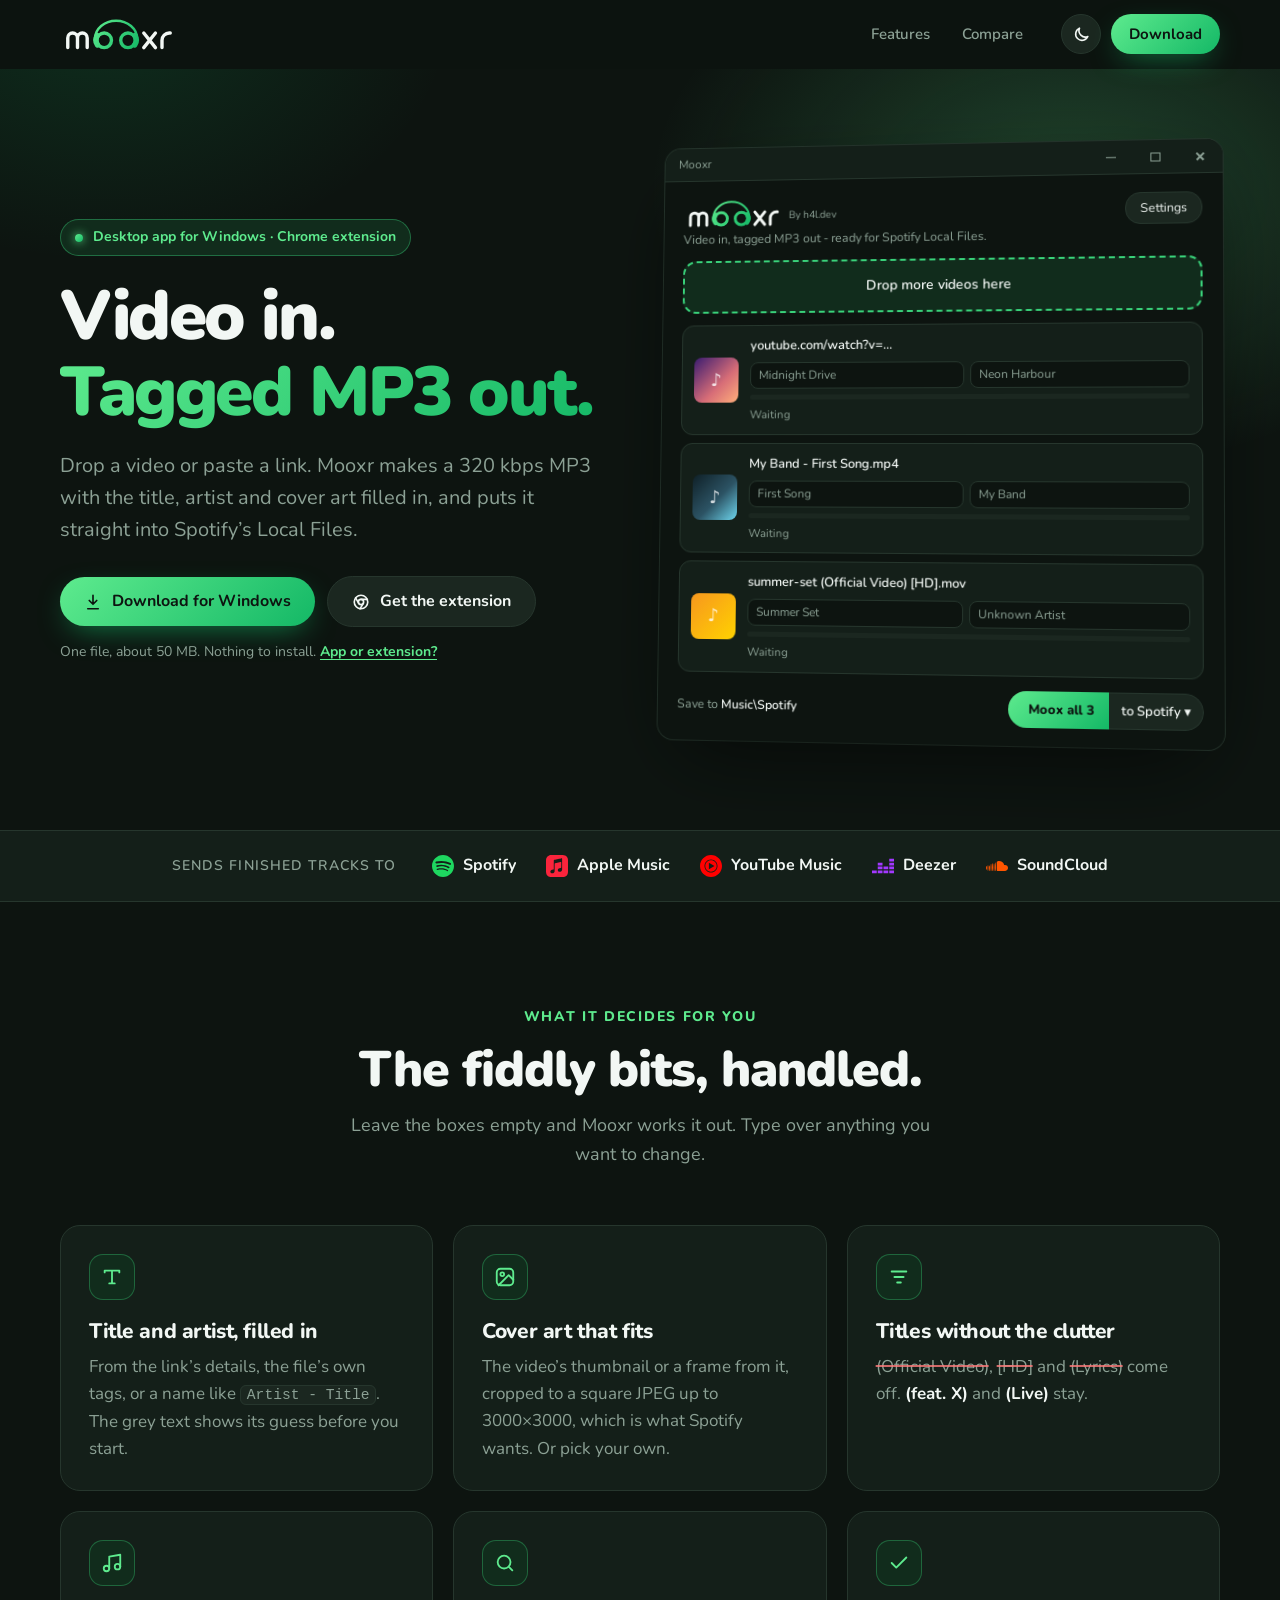
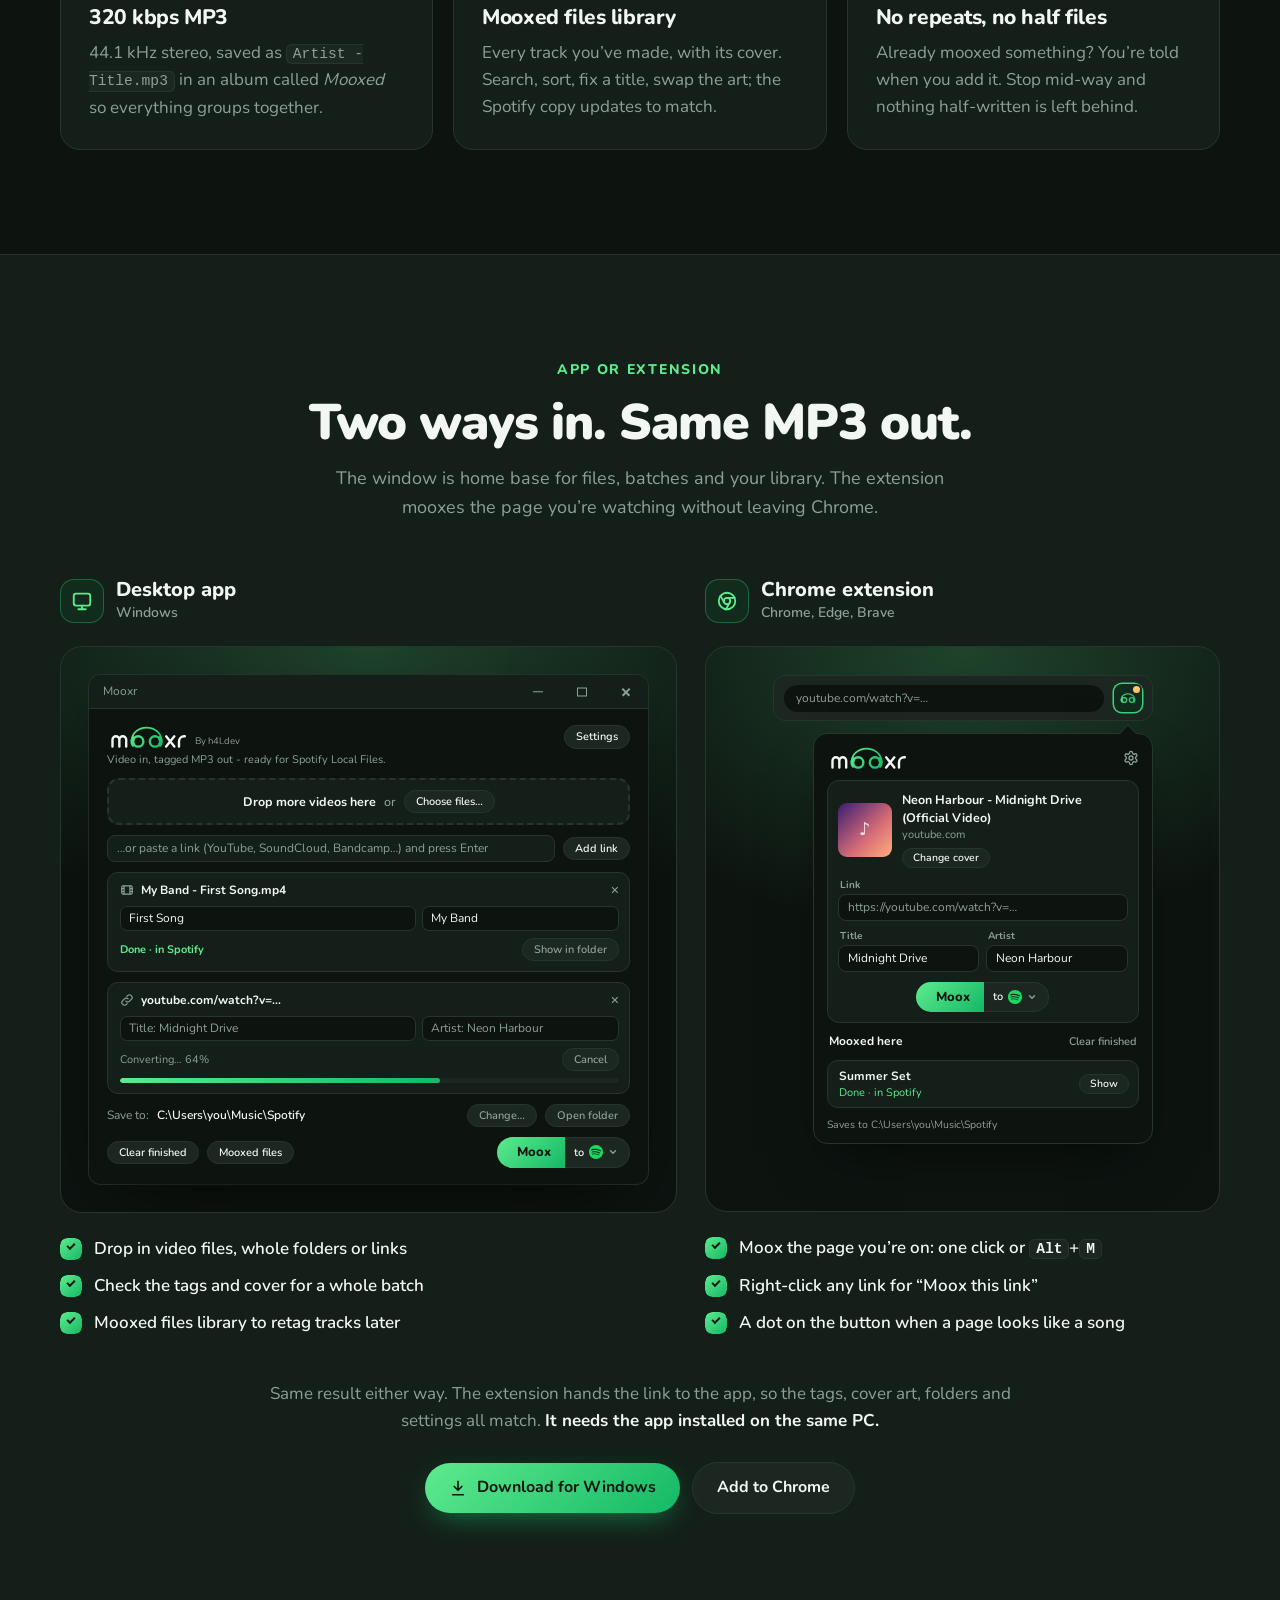
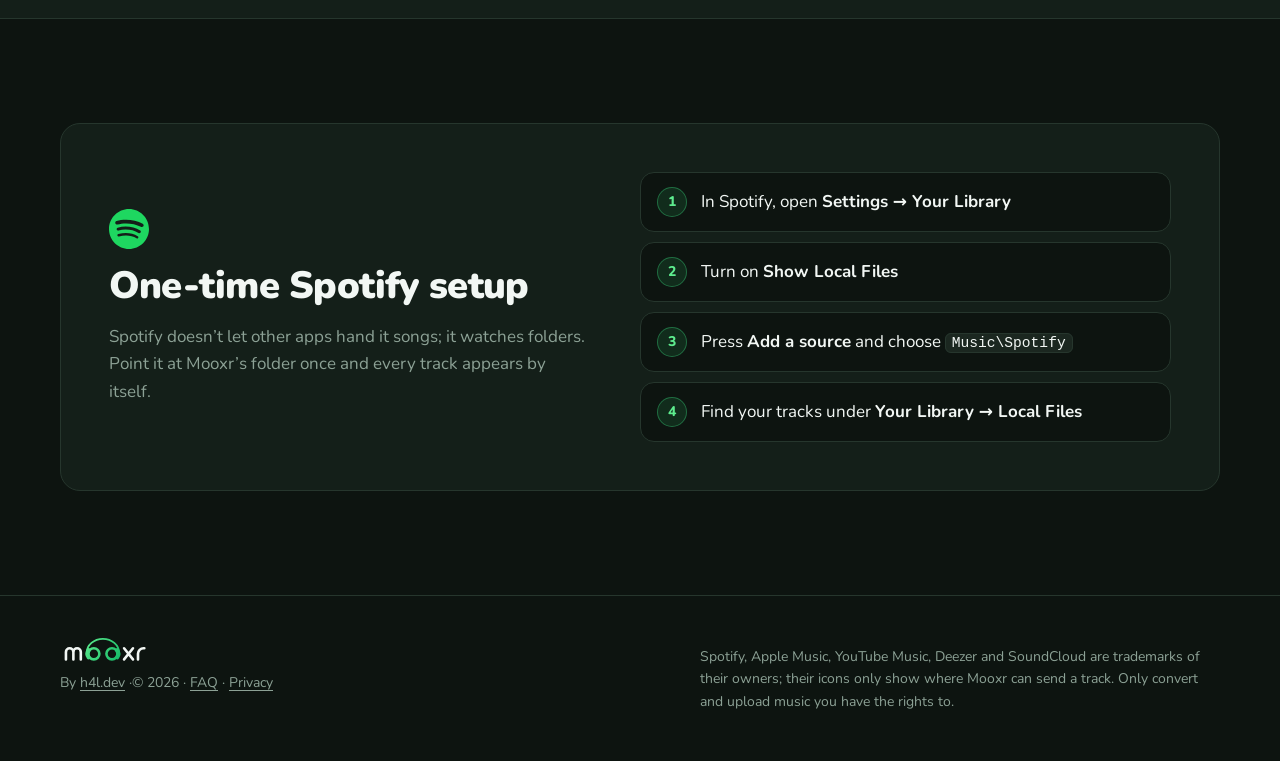
<file: docs/index.html>
<!doctype html>
<html lang="en" data-mode="dark">
<head>
  <meta charset="utf-8">
  <meta name="viewport" content="width=device-width, initial-scale=1">
  <title>Mooxr · Video in, tagged MP3 out</title>
  <meta name="description" content="Drop a video or paste a link. Mooxr makes a tagged 320 kbps MP3 with cover art and puts it straight into Spotify Local Files. Desktop app for Windows plus a Chrome extension.">
  <meta name="theme-color" content="#0D1410">
  <link rel="icon" href="assets/favicon.svg" type="image/svg+xml">
  <link rel="icon" href="assets/icon.png" type="image/png">
  <link rel="stylesheet" href="styles.css?v=2026-11-17.1">
  <script>
    // Apply the saved look before the page paints, so it never flashes.
    try {
      var m = localStorage.getItem("mooxr-site-mode");
      if (m) document.documentElement.dataset.mode = m;
    } catch (e) {}
    document.documentElement.classList.add("js");
  </script>
</head>
<body>

<!-- ============================== Nav ============================== -->
<header class="nav" id="top">
  <div class="wrap nav-inner">
    <a class="brand" href="#top" aria-label="Mooxr home">
      <svg class="wordmark" viewBox="0 0 470 140" aria-hidden="true">
        <defs><linearGradient id="g-nav" x1="130" y1="0" x2="310" y2="130" gradientUnits="userSpaceOnUse"><stop offset="0" class="stop-from"/><stop offset="1" class="stop-to"/></linearGradient></defs>
        <g transform="translate(12 6)"><g class="letters" fill="none" stroke-width="14" stroke-linecap="round" stroke-linejoin="round"><path d="M20 120V80a20 20 0 0 1 40 0v40M60 80a20 20 0 0 1 40 0v40"/><path d="M333 60l48 60M381 60l-48 60"/><path d="M408 120V90a30 30 0 0 1 30-30h4"/></g><g class="phones" fill="none" stroke="url(#g-nav)" stroke-linecap="round"><path d="M132 88V84A87.0 74.82 0 0 1 306 84v4" stroke-width="10"/><g class="ear ear-l"><circle cx="170" cy="90" r="30" stroke-width="14"/><path d="M142.1 109.5A34 34 0 0 1 142.1 70.5" stroke-width="22"/></g><g class="ear ear-r"><circle cx="268" cy="90" r="30" stroke-width="14"/><path d="M295.9 70.5A34 34 0 0 1 295.9 109.5" stroke-width="22"/></g></g></g>
      </svg>
    </a>
    <nav class="nav-links" id="nav-links" aria-label="Main">
      <a href="#features">Features</a>
      <a href="#compare">Compare</a>
    </nav>
    <div class="nav-actions">
      <button class="icon-btn" id="mode-toggle" type="button" aria-label="Switch light or dark">
        <svg class="i-sun" viewBox="0 0 24 24" aria-hidden="true"><circle cx="12" cy="12" r="4"/><path d="M12 2v2M12 20v2M4.9 4.9l1.4 1.4M17.7 17.7l1.4 1.4M2 12h2M20 12h2M4.9 19.1l1.4-1.4M17.7 6.3l1.4-1.4"/></svg>
        <svg class="i-moon" viewBox="0 0 24 24" aria-hidden="true"><path d="M20 14.5A8 8 0 0 1 9.5 4a8 8 0 1 0 10.5 10.5z"/></svg>
      </button>
      <a class="btn btn-primary btn-sm" href="https://github.com/h4l-git/Mooxr/releases/latest">Download</a>
      <button class="icon-btn menu-btn" id="menu-btn" type="button" aria-label="Menu" aria-expanded="false" aria-controls="nav-links">
        <svg viewBox="0 0 24 24" aria-hidden="true"><path d="M4 7h16M4 12h16M4 17h16"/></svg>
      </button>
    </div>
  </div>
</header>

<main>

<!-- ============================== Hero ============================== -->
<section class="hero">
  <div class="glow" aria-hidden="true"></div>
  <div class="wrap hero-grid">
    <div class="hero-copy">
      <p class="eyebrow"><span class="dot"></span> Desktop app for Windows · Chrome extension</p>
      <h1>Video in.<br><span class="grad-text">Tagged MP3 out.</span></h1>
      <p class="lede">Drop a video or paste a link. Mooxr makes a 320&nbsp;kbps MP3 with the title, artist and cover art filled in, and puts it straight into Spotify&rsquo;s Local Files.</p>
      <div class="cta-row">
        <a class="btn btn-primary" href="https://github.com/h4l-git/Mooxr/releases/latest">
          <svg viewBox="0 0 24 24" aria-hidden="true"><path d="M12 3v12m0 0l-5-5m5 5l5-5M5 21h14"/></svg>
          Download for Windows
        </a>
        <a class="btn" href="#compare">
          <svg viewBox="0 0 24 24" aria-hidden="true"><circle cx="12" cy="12" r="9"/><circle cx="12" cy="12" r="3.5"/><path d="M12 8.5h8.5M9 13.8L4.8 6.4M15 13.8l-4.3 7.4"/></svg>
          Get the extension
        </a>
      </div>
      <p class="fine">One file, about 50&nbsp;MB. Nothing to install. <a class="inline" href="#compare">App or extension?</a></p>
    </div>

    <!-- App window mock-up, animated by script.js -->
    <div class="window" aria-label="The Mooxr window converting three videos" role="img">
      <div class="win-bar">
        <span class="win-title">Mooxr</span>
        <span class="win-ctrls" aria-hidden="true"><i></i><i></i><i></i></span>
      </div>
      <div class="win-body">
        <div class="win-head">
          <div>
            <div class="win-brand">
              <svg class="wordmark sm" viewBox="0 0 470 140" aria-hidden="true">
                <defs><linearGradient id="g-mock" x1="130" y1="0" x2="310" y2="130" gradientUnits="userSpaceOnUse"><stop offset="0" class="stop-from"/><stop offset="1" class="stop-to"/></linearGradient></defs>
                <g transform="translate(12 6)"><g class="letters" fill="none" stroke-width="14" stroke-linecap="round" stroke-linejoin="round"><path d="M20 120V80a20 20 0 0 1 40 0v40M60 80a20 20 0 0 1 40 0v40"/><path d="M333 60l48 60M381 60l-48 60"/><path d="M408 120V90a30 30 0 0 1 30-30h4"/></g><g fill="none" stroke="url(#g-mock)" stroke-linecap="round"><path d="M132 88V84A87.0 74.82 0 0 1 306 84v4" stroke-width="10"/><circle cx="170" cy="90" r="30" stroke-width="14"/><circle cx="268" cy="90" r="30" stroke-width="14"/><path d="M142.1 109.5A34 34 0 0 1 142.1 70.5" stroke-width="22"/><path d="M295.9 70.5A34 34 0 0 1 295.9 109.5" stroke-width="22"/></g></g>
              </svg>
              <span class="byline">By <a href="https://h4l-git.github.io/">h4l.dev</a></span>
            </div>
            <div class="win-sub">Video in, tagged MP3 out - ready for Spotify Local Files.</div>
          </div>
          <span class="pill-btn">Settings</span>
        </div>

        <div class="win-drop">Drop more videos here</div>

        <div class="rows">
          <div class="row" data-row>
            <div class="cover c1" aria-hidden="true"></div>
            <div class="row-main">
              <div class="row-src">youtube.com/watch?v=…</div>
              <div class="fields"><span class="field">Midnight Drive</span><span class="field">Neon Harbour</span></div>
              <div class="bar"><span></span></div>
              <div class="status">Waiting</div>
            </div>
          </div>
          <div class="row" data-row>
            <div class="cover c2" aria-hidden="true"></div>
            <div class="row-main">
              <div class="row-src">My Band - First Song.mp4</div>
              <div class="fields"><span class="field">First Song</span><span class="field">My Band</span></div>
              <div class="bar"><span></span></div>
              <div class="status">Waiting</div>
            </div>
          </div>
          <div class="row" data-row>
            <div class="cover c3" aria-hidden="true"></div>
            <div class="row-main">
              <div class="row-src">summer-set (Official Video) [HD].mov</div>
              <div class="fields"><span class="field">Summer Set</span><span class="field">Unknown Artist</span></div>
              <div class="bar"><span></span></div>
              <div class="status">Waiting</div>
            </div>
          </div>
        </div>

        <div class="win-foot">
          <span class="save-to">Save to <b>Music\Spotify</b></span>
          <span class="moox-pill"><span class="moox-main" id="moox-label">Moox all 3</span><span class="moox-send">to Spotify ▾</span></span>
        </div>
      </div>
    </div>
  </div>
</section>

<!-- ============================== Works with ============================== -->
<section class="services" aria-label="Music apps Mooxr sends tracks to">
  <div class="wrap services-inner">
    <span class="services-label">Sends finished tracks to</span>
    <ul class="service-list">
      <li><img src="assets/services/spotify.svg" alt="" width="22" height="22">Spotify</li>
      <li><img src="assets/services/apple_music.svg" alt="" width="22" height="22">Apple Music</li>
      <li><img src="assets/services/youtube_music.svg" alt="" width="22" height="22">YouTube Music</li>
      <li><img src="assets/services/deezer.svg" alt="" width="22" height="22">Deezer</li>
      <li><img src="assets/services/soundcloud.svg" alt="" width="22" height="22">SoundCloud</li>
    </ul>
  </div>
</section>

<!-- ============================== Features ============================== -->
<section class="section" id="features">
  <div class="wrap">
    <div class="section-head reveal">
      <p class="kicker">What it decides for you</p>
      <h2>The fiddly bits, handled.</h2>
      <p class="lede sm center">Leave the boxes empty and Mooxr works it out. Type over anything you want to change.</p>
    </div>
    <div class="features">
      <article class="card feature reveal">
        <span class="f-icon"><svg viewBox="0 0 24 24" aria-hidden="true"><path d="M4 7V5h16v2M9 19h6M12 5v14"/></svg></span>
        <h3>Title and artist, filled in</h3>
        <p>From the link&rsquo;s details, the file&rsquo;s own tags, or a name like <code>Artist - Title</code>. The grey text shows its guess before you start.</p>
      </article>
      <article class="card feature reveal">
        <span class="f-icon"><svg viewBox="0 0 24 24" aria-hidden="true"><rect x="3" y="3" width="18" height="18" rx="4"/><circle cx="9" cy="9" r="2"/><path d="M21 15l-5-5L5 21"/></svg></span>
        <h3>Cover art that fits</h3>
        <p>The video&rsquo;s thumbnail or a frame from it, cropped to a square JPEG up to 3000&times;3000, which is what Spotify wants. Or pick your own.</p>
      </article>
      <article class="card feature reveal">
        <span class="f-icon"><svg viewBox="0 0 24 24" aria-hidden="true"><path d="M4 6h16M7 12h10M10 18h4"/></svg></span>
        <h3>Titles without the clutter</h3>
        <p><s>(Official Video)</s>, <s>[HD]</s> and <s>(Lyrics)</s> come off. <b>(feat.&nbsp;X)</b> and <b>(Live)</b> stay.</p>
      </article>
      <article class="card feature reveal">
        <span class="f-icon"><svg viewBox="0 0 24 24" aria-hidden="true"><path d="M9 18V5l12-2v13"/><circle cx="6" cy="18" r="3"/><circle cx="18" cy="16" r="3"/></svg></span>
        <h3>320&nbsp;kbps MP3</h3>
        <p>44.1&nbsp;kHz stereo, saved as <code>Artist - Title.mp3</code> in an album called <i>Mooxed</i> so everything groups together.</p>
      </article>
      <article class="card feature reveal">
        <span class="f-icon"><svg viewBox="0 0 24 24" aria-hidden="true"><circle cx="11" cy="11" r="7"/><path d="M20 20l-3.5-3.5"/></svg></span>
        <h3>Mooxed files library</h3>
        <p>Every track you&rsquo;ve made, with its cover. Search, sort, fix a title, swap the art; the Spotify copy updates to match.</p>
      </article>
      <article class="card feature reveal">
        <span class="f-icon"><svg viewBox="0 0 24 24" aria-hidden="true"><path d="M20 6L9 17l-5-5"/></svg></span>
        <h3>No repeats, no half files</h3>
        <p>Already mooxed something? You&rsquo;re told when you add it. Stop mid-way and nothing half-written is left behind.</p>
      </article>
    </div>
  </div>
</section>

<!-- ============================== App vs extension ============================== -->
<section class="section alt" id="compare">
  <div class="wrap">
    <div class="section-head reveal">
      <p class="kicker">App or extension</p>
      <h2>Two ways in. Same MP3 out.</h2>
      <p class="lede sm center">The window is home base for files, batches and your library. The extension mooxes the page you&rsquo;re watching without leaving Chrome.</p>
    </div>

    <div class="ux-duo">
      <!-- Desktop app -->
      <figure class="ux-side reveal">
        <figcaption class="c-head">
          <span class="c-icon"><svg viewBox="0 0 24 24" aria-hidden="true"><rect x="3" y="4" width="18" height="13" rx="2.5"/><path d="M8 21h8M12 17v4"/></svg></span>
          <span><b>Desktop app</b><small>Windows</small></span>
        </figcaption>
        <div class="ux-stage">
          <div class="ux-app" role="img" aria-label="The Mooxr window with two tracks in the queue: one done and in Spotify, one converting">
            <div class="win-bar">
              <span class="win-title">Mooxr</span>
              <span class="win-ctrls" aria-hidden="true"><i></i><i></i><i></i></span>
            </div>
            <div class="ux-body">
              <div class="ux-head">
                <div>
                  <div class="ux-brand">
                    <svg class="wordmark" viewBox="0 0 470 140" aria-hidden="true"><defs><linearGradient id="g-ux-app" x1="130" y1="0" x2="310" y2="130" gradientUnits="userSpaceOnUse"><stop offset="0" class="stop-from"/><stop offset="1" class="stop-to"/></linearGradient></defs><g transform="translate(12 6)"><g class="letters" fill="none" stroke-width="14" stroke-linecap="round" stroke-linejoin="round"><path d="M20 120V80a20 20 0 0 1 40 0v40M60 80a20 20 0 0 1 40 0v40"/><path d="M333 60l48 60M381 60l-48 60"/><path d="M408 120V90a30 30 0 0 1 30-30h4"/></g><g fill="none" stroke="url(#g-ux-app)" stroke-linecap="round"><path d="M132 88V84A87.0 74.82 0 0 1 306 84v4" stroke-width="10"/><circle cx="170" cy="90" r="30" stroke-width="14"/><circle cx="268" cy="90" r="30" stroke-width="14"/><path d="M142.1 109.5A34 34 0 0 1 142.1 70.5" stroke-width="22"/><path d="M295.9 70.5A34 34 0 0 1 295.9 109.5" stroke-width="22"/></g></g></svg>
                    <span class="ux-byline">By h4l.dev</span>
                  </div>
                  <div class="ux-sub">Video in, tagged MP3 out - ready for Spotify Local Files.</div>
                </div>
                <span class="ux-btn">Settings</span>
              </div>

              <div class="ux-drop">Drop more videos here <span>or</span> <span class="ux-btn">Choose files…</span></div>

              <div class="ux-line">
                <span class="ux-input">…or paste a link (YouTube, SoundCloud, Bandcamp…) and press Enter</span>
                <span class="ux-btn">Add link</span>
              </div>

              <div class="ux-row">
                <div class="ux-row-top">
                  <svg class="ux-kind" viewBox="0 0 24 24" aria-hidden="true"><rect x="3" y="5" width="18" height="14" rx="2.5"/><path d="M7 5v14M17 5v14M3 9.5h4M3 14.5h4M17 9.5h4M17 14.5h4"/></svg>
                  <span class="ux-name">My Band - First Song.mp4</span>
                  <span class="ux-x">✕</span>
                </div>
                <div class="ux-fields"><span class="ux-field set">First Song</span><span class="ux-field set">My Band</span></div>
                <div class="ux-status good"><span>Done · in Spotify</span><span class="ux-btn">Show in folder</span></div>
              </div>

              <div class="ux-row">
                <div class="ux-row-top">
                  <svg class="ux-kind" viewBox="0 0 24 24" aria-hidden="true"><path d="M10 14a4.5 4.5 0 0 0 6.4 0l3-3a4.5 4.5 0 0 0-6.4-6.4l-1.2 1.2"/><path d="M14 10a4.5 4.5 0 0 0-6.4 0l-3 3a4.5 4.5 0 0 0 6.4 6.4l1.2-1.2"/></svg>
                  <span class="ux-name">youtube.com/watch?v=…</span>
                  <span class="ux-x">✕</span>
                </div>
                <div class="ux-fields"><span class="ux-field">Title: Midnight Drive</span><span class="ux-field">Artist: Neon Harbour</span></div>
                <div class="ux-status"><span>Converting… 64%</span><span class="ux-btn">Cancel</span></div>
                <div class="ux-bar"><span style="width:64%"></span></div>
              </div>

              <div class="ux-foot">
                <span>Save to:</span><b>C:\Users\you\Music\Spotify</b>
                <span class="ux-btn">Change…</span><span class="ux-btn ux-hide-sm">Open folder</span>
              </div>
              <div class="ux-actions">
                <span class="ux-btn ux-hide-sm">Clear finished</span>
                <span class="ux-btn">Mooxed files</span>
                <span class="ux-moox"><span class="ux-moox-main">Moox</span><span class="ux-moox-send">to <img src="assets/services/spotify.svg" alt="" width="14" height="14"><svg viewBox="0 0 12 12" aria-hidden="true"><path d="M3 4.5 6 7.5 9 4.5"/></svg></span></span>
              </div>
            </div>
          </div>
        </div>
        <ul class="ticks">
          <li>Drop in video files, whole folders or links</li>
          <li>Check the tags and cover for a whole batch</li>
          <li>Mooxed files library to retag tracks later</li>
        </ul>
      </figure>

      <!-- Chrome extension -->
      <figure class="ux-side reveal">
        <figcaption class="c-head">
          <span class="c-icon"><svg viewBox="0 0 24 24" aria-hidden="true"><circle cx="12" cy="12" r="9"/><circle cx="12" cy="12" r="3.5"/><path d="M12 8.5h8.5M9 13.8L4.8 6.4M15 13.8l-4.3 7.4"/></svg></span>
          <span><b>Chrome extension</b><small>Chrome, Edge, Brave</small></span>
        </figcaption>
        <div class="ux-stage">
          <div class="ux-chrome" role="img" aria-label="The Mooxr extension popup open over a YouTube video, ready to moox it to Spotify">
            <div class="ux-tool">
              <span class="ux-url">youtube.com/watch?v=…</span>
              <span class="ux-ext">
                <svg viewBox="0 0 256 256" aria-hidden="true"><defs><linearGradient id="g-ux-ext" x1="30" y1="40" x2="226" y2="220" gradientUnits="userSpaceOnUse"><stop offset="0" class="stop-from"/><stop offset="1" class="stop-to"/></linearGradient></defs><g fill="none" stroke="url(#g-ux-ext)" stroke-linecap="round"><path d="M41 152V148A87.0 74.82 0 0 1 215 148v4" stroke-width="13"/><circle cx="80" cy="154" r="31" stroke-width="17"/><circle cx="176" cy="154" r="31" stroke-width="17"/><path d="M51.3 174.1A35 35 0 0 1 51.3 133.9" stroke-width="26"/><path d="M204.7 133.9A35 35 0 0 1 204.7 174.1" stroke-width="26"/></g></svg>
                <i class="ux-dot"></i>
              </span>
            </div>
            <div class="ux-pop">
              <div class="ux-pop-head">
                <svg class="wordmark" viewBox="0 0 470 140" aria-hidden="true"><defs><linearGradient id="g-ux-pop" x1="130" y1="0" x2="310" y2="130" gradientUnits="userSpaceOnUse"><stop offset="0" class="stop-from"/><stop offset="1" class="stop-to"/></linearGradient></defs><g transform="translate(12 6)"><g class="letters" fill="none" stroke-width="14" stroke-linecap="round" stroke-linejoin="round"><path d="M20 120V80a20 20 0 0 1 40 0v40M60 80a20 20 0 0 1 40 0v40"/><path d="M333 60l48 60M381 60l-48 60"/><path d="M408 120V90a30 30 0 0 1 30-30h4"/></g><g fill="none" stroke="url(#g-ux-pop)" stroke-linecap="round"><path d="M132 88V84A87.0 74.82 0 0 1 306 84v4" stroke-width="10"/><circle cx="170" cy="90" r="30" stroke-width="14"/><circle cx="268" cy="90" r="30" stroke-width="14"/><path d="M142.1 109.5A34 34 0 0 1 142.1 70.5" stroke-width="22"/><path d="M295.9 70.5A34 34 0 0 1 295.9 109.5" stroke-width="22"/></g></g></svg>
                <svg class="ux-gear" viewBox="0 0 24 24" aria-hidden="true"><circle cx="12" cy="12" r="3"/><path d="M12.2 2h-.4a2 2 0 0 0-2 2v.2a2 2 0 0 1-1 1.7l-.4.2a2 2 0 0 1-2 0l-.2-.1a2 2 0 0 0-2.7.7l-.2.4a2 2 0 0 0 .7 2.7l.2.1a2 2 0 0 1 1 1.7v.5a2 2 0 0 1-1 1.8l-.2.1a2 2 0 0 0-.7 2.7l.2.4a2 2 0 0 0 2.7.7l.2-.1a2 2 0 0 1 2 0l.4.3a2 2 0 0 1 1 1.7v.2a2 2 0 0 0 2 2h.4a2 2 0 0 0 2-2v-.2a2 2 0 0 1 1-1.7l.4-.3a2 2 0 0 1 2 0l.2.1a2 2 0 0 0 2.7-.7l.2-.4a2 2 0 0 0-.7-2.7l-.2-.1a2 2 0 0 1-1-1.8v-.5a2 2 0 0 1 1-1.7l.2-.1a2 2 0 0 0 .7-2.7l-.2-.4a2 2 0 0 0-2.7-.7l-.2.1a2 2 0 0 1-2 0l-.4-.2a2 2 0 0 1-1-1.7V4a2 2 0 0 0-2-2z"/></svg>
              </div>
              <div class="ux-card">
                <div class="ux-src">
                  <span class="ux-art c1"></span>
                  <span class="ux-src-text">
                    <b>Neon Harbour - Midnight Drive (Official Video)</b>
                    <small>youtube.com</small>
                    <span class="ux-btn sm">Change cover</span>
                  </span>
                </div>
                <div><span class="ux-label">Link</span><span class="ux-input">https://youtube.com/watch?v=…</span></div>
                <div class="ux-pair">
                  <div><span class="ux-label">Title</span><span class="ux-input set">Midnight Drive</span></div>
                  <div><span class="ux-label">Artist</span><span class="ux-input set">Neon Harbour</span></div>
                </div>
                <div class="ux-center">
                  <span class="ux-moox"><span class="ux-moox-main">Moox</span><span class="ux-moox-send">to <img src="assets/services/spotify.svg" alt="" width="14" height="14"><svg viewBox="0 0 12 12" aria-hidden="true"><path d="M3 4.5 6 7.5 9 4.5"/></svg></span></span>
                </div>
              </div>
              <div class="ux-qhead"><b>Mooxed here</b><span>Clear finished</span></div>
              <div class="ux-qrow">
                <span class="ux-qmain"><b>Summer Set</b><span>Done · in Spotify</span></span>
                <span class="ux-btn sm">Show</span>
              </div>
              <div class="ux-pop-foot">Saves to C:\Users\you\Music\Spotify</div>
            </div>
          </div>
        </div>
        <ul class="ticks">
          <li>Moox the page you&rsquo;re on: one click or <kbd>Alt</kbd>+<kbd>M</kbd></li>
          <li>Right-click any link for &ldquo;Moox this link&rdquo;</li>
          <li>A dot on the button when a page looks like a song</li>
        </ul>
      </figure>
    </div>

    <p class="ux-same reveal">Same result either way. The extension hands the link to the app, so the tags, cover art, folders and settings all match. <b>It needs the app installed on the same PC.</b></p>

    <div class="cta-row center reveal">
      <a class="btn btn-primary" href="https://github.com/h4l-git/Mooxr/releases/latest">
        <svg viewBox="0 0 24 24" aria-hidden="true"><path d="M12 3v12m0 0l-5-5m5 5l5-5M5 21h14"/></svg>
        Download for Windows
      </a>
      <!-- TODO: swap in the Chrome Web Store link once it's listed -->
      <a class="btn" href="https://github.com/h4l-git/Mooxr">Add to Chrome</a>
    </div>
  </div>
</section>

<!-- ============================== Spotify setup ============================== -->
<section class="section" id="spotify">
  <div class="wrap">
    <div class="setup card reveal">
      <div class="setup-copy">
        <img src="assets/services/spotify.svg" alt="" width="40" height="40">
        <h2>One-time Spotify setup</h2>
        <p>Spotify doesn&rsquo;t let other apps hand it songs; it watches folders. Point it at Mooxr&rsquo;s folder once and every track appears by itself.</p>
      </div>
      <ol class="setup-steps">
        <li><span>In Spotify, open <b>Settings → Your Library</b></span></li>
        <li><span>Turn on <b>Show Local Files</b></span></li>
        <li><span>Press <b>Add a source</b> and choose <code>Music\Spotify</code></span></li>
        <li><span>Find your tracks under <b>Your Library → Local Files</b></span></li>
      </ol>
    </div>
  </div>
</section>

</main>

<!-- ============================== Footer ============================== -->
<footer class="footer">
  <div class="wrap footer-inner">
    <div>
      <svg class="wordmark sm" viewBox="0 0 470 140" aria-label="Mooxr" role="img">
        <defs><linearGradient id="g-foot" x1="130" y1="0" x2="310" y2="130" gradientUnits="userSpaceOnUse"><stop offset="0" class="stop-from"/><stop offset="1" class="stop-to"/></linearGradient></defs>
        <g transform="translate(12 6)"><g class="letters" fill="none" stroke-width="14" stroke-linecap="round" stroke-linejoin="round"><path d="M20 120V80a20 20 0 0 1 40 0v40M60 80a20 20 0 0 1 40 0v40"/><path d="M333 60l48 60M381 60l-48 60"/><path d="M408 120V90a30 30 0 0 1 30-30h4"/></g><g fill="none" stroke="url(#g-foot)" stroke-linecap="round"><path d="M132 88V84A87.0 74.82 0 0 1 306 84v4" stroke-width="10"/><circle cx="170" cy="90" r="30" stroke-width="14"/><circle cx="268" cy="90" r="30" stroke-width="14"/><path d="M142.1 109.5A34 34 0 0 1 142.1 70.5" stroke-width="22"/><path d="M295.9 70.5A34 34 0 0 1 295.9 109.5" stroke-width="22"/></g></g>
      </svg>
      <p class="muted">By <a href="https://h4l-git.github.io/">h4l.dev</a> ·&copy; <span id="year">2026</span> · <a href="faq.html">FAQ</a> · <a href="privacy.html">Privacy</a></p>
    </div>
    <p class="legal muted">Spotify, Apple Music, YouTube Music, Deezer and SoundCloud are trademarks of their owners; their icons only show where Mooxr can send a track. Only convert and upload music you have the rights to.</p>
  </div>
</footer>

<script src="script.js?v=2026-11-17.1"></script>
</body>
</html>
</file>
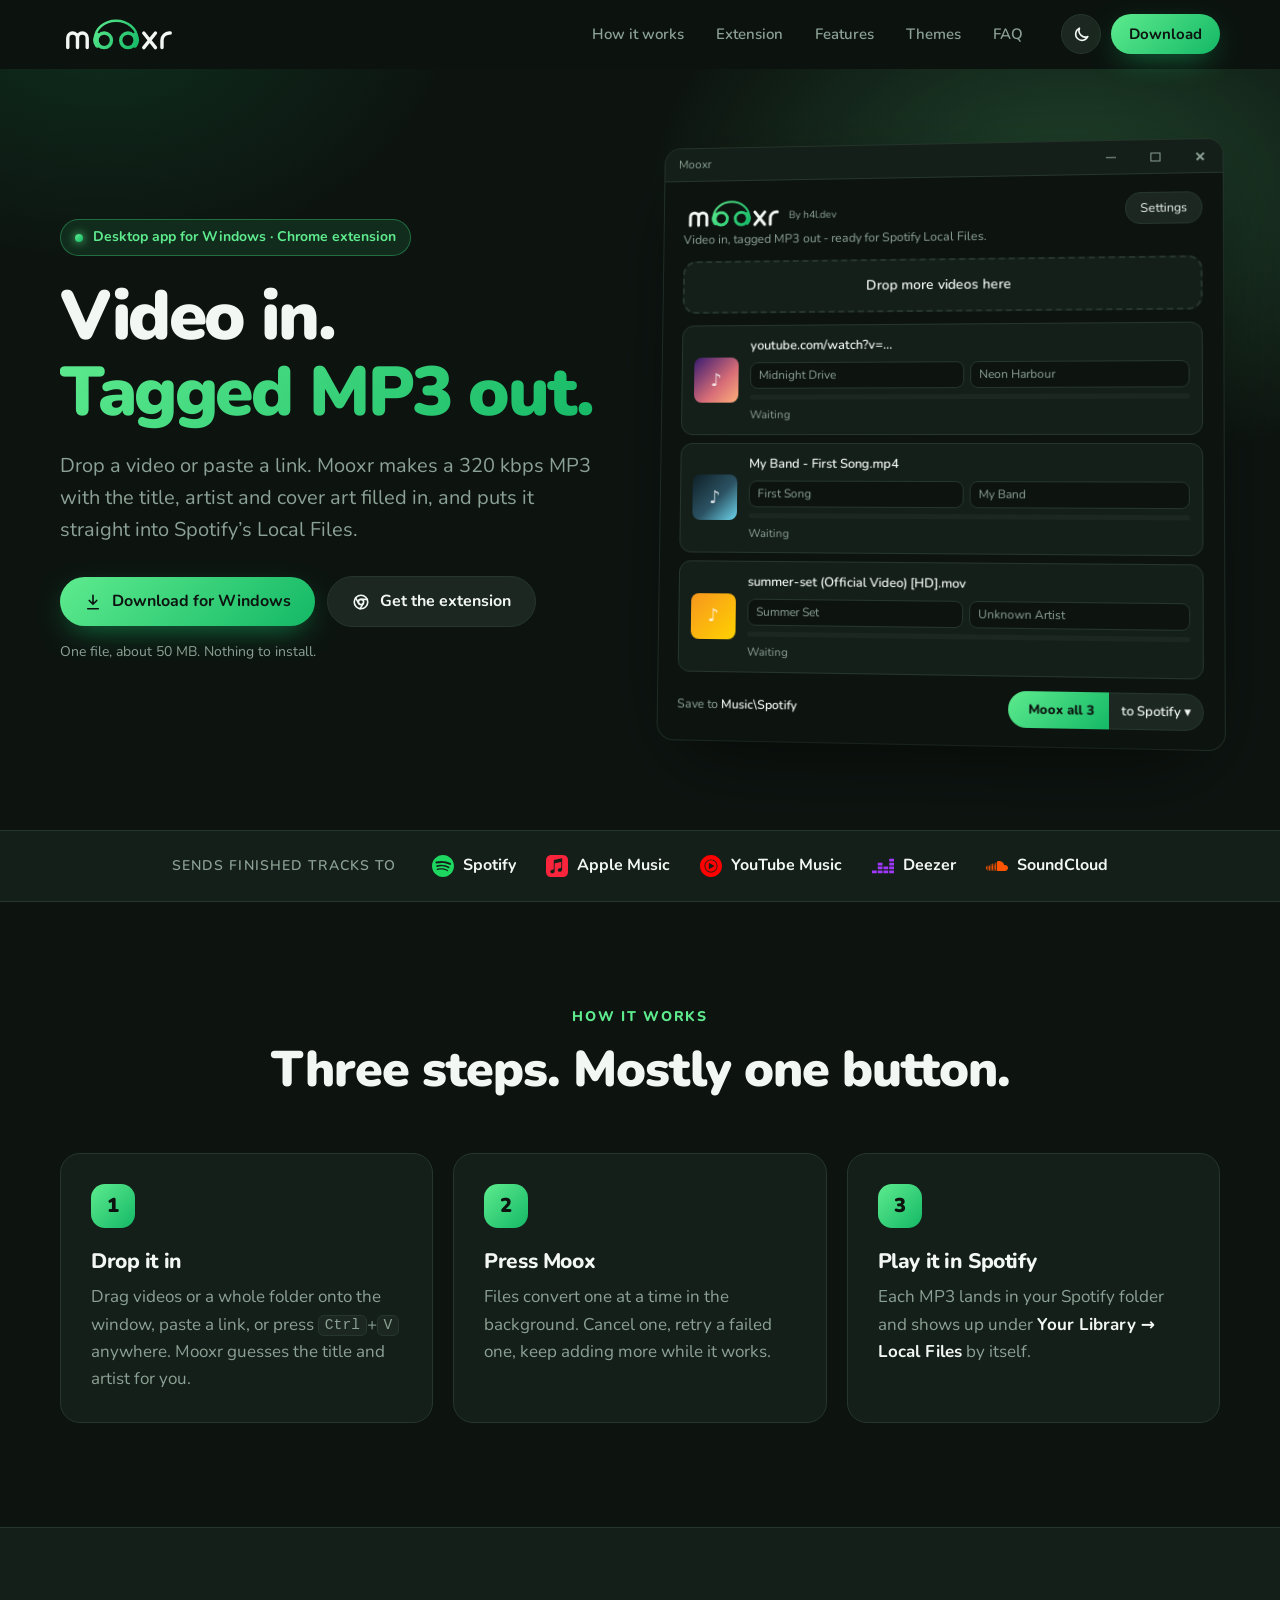
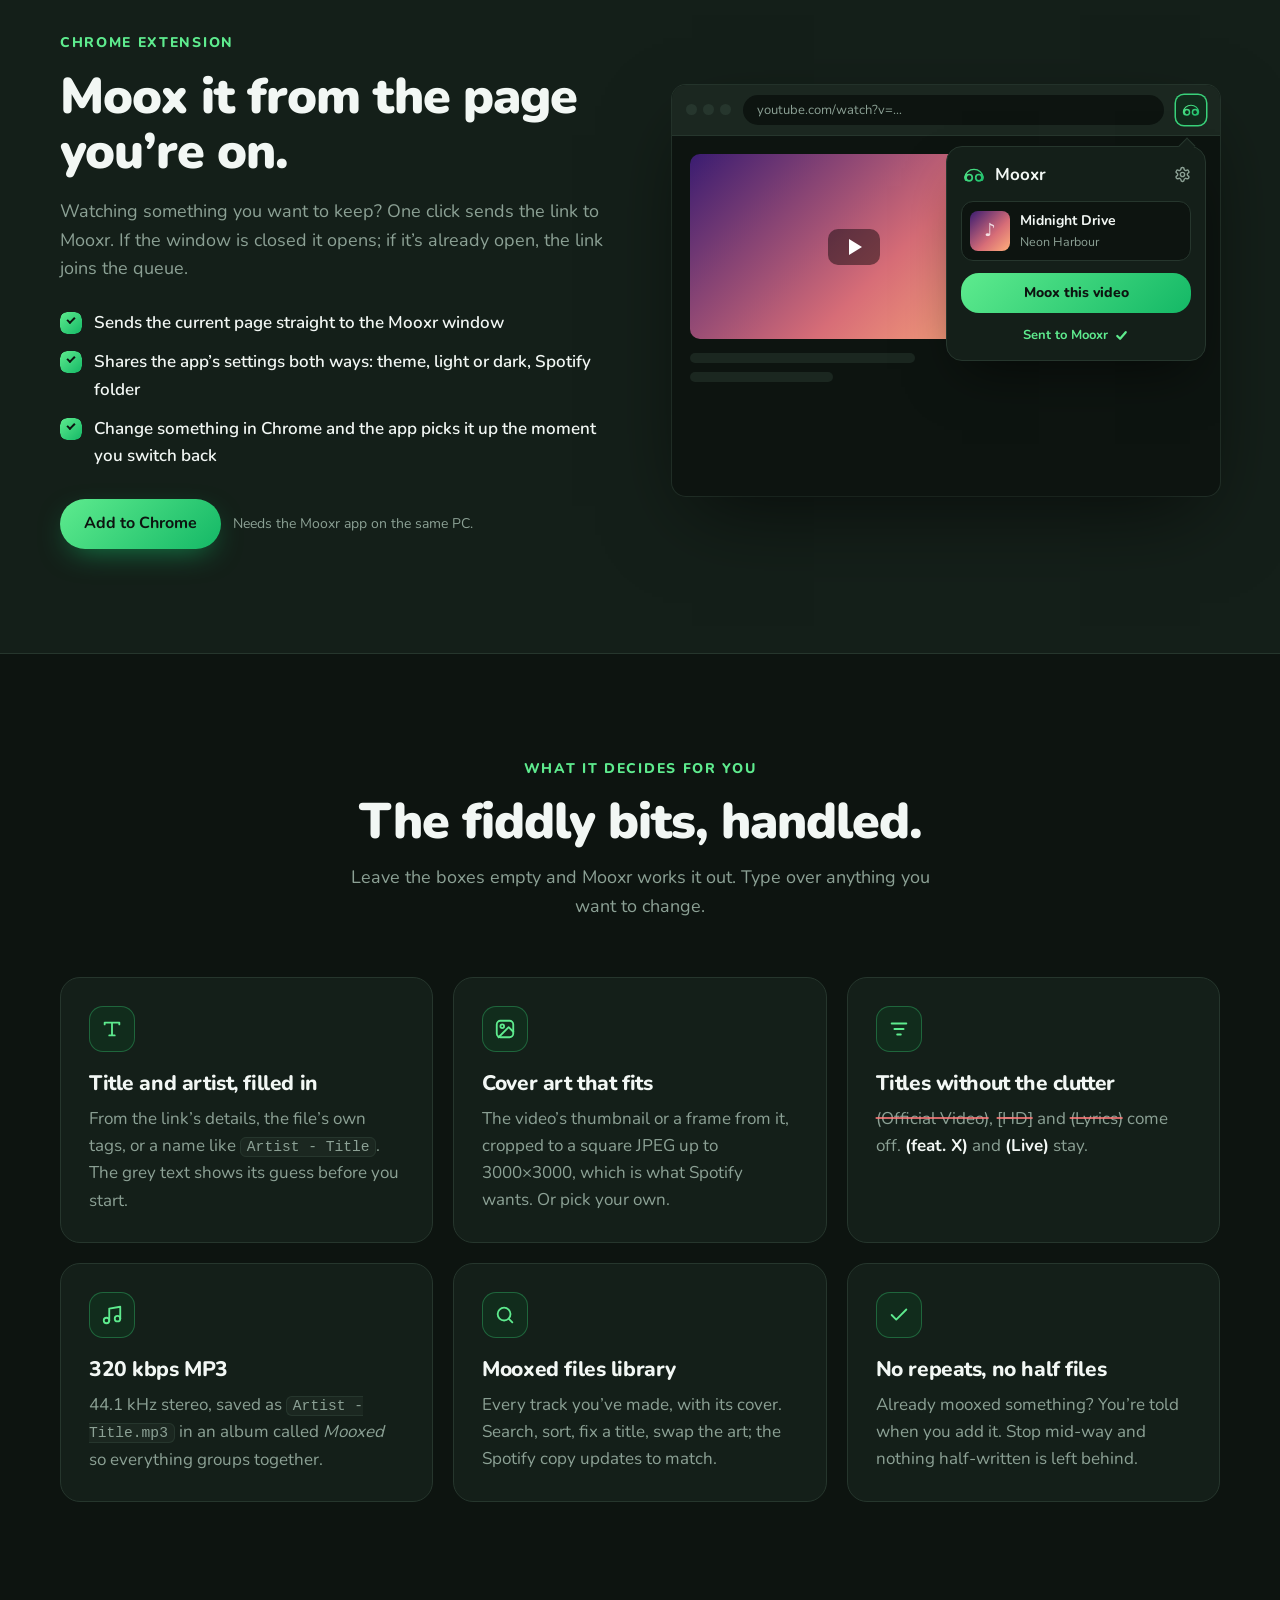
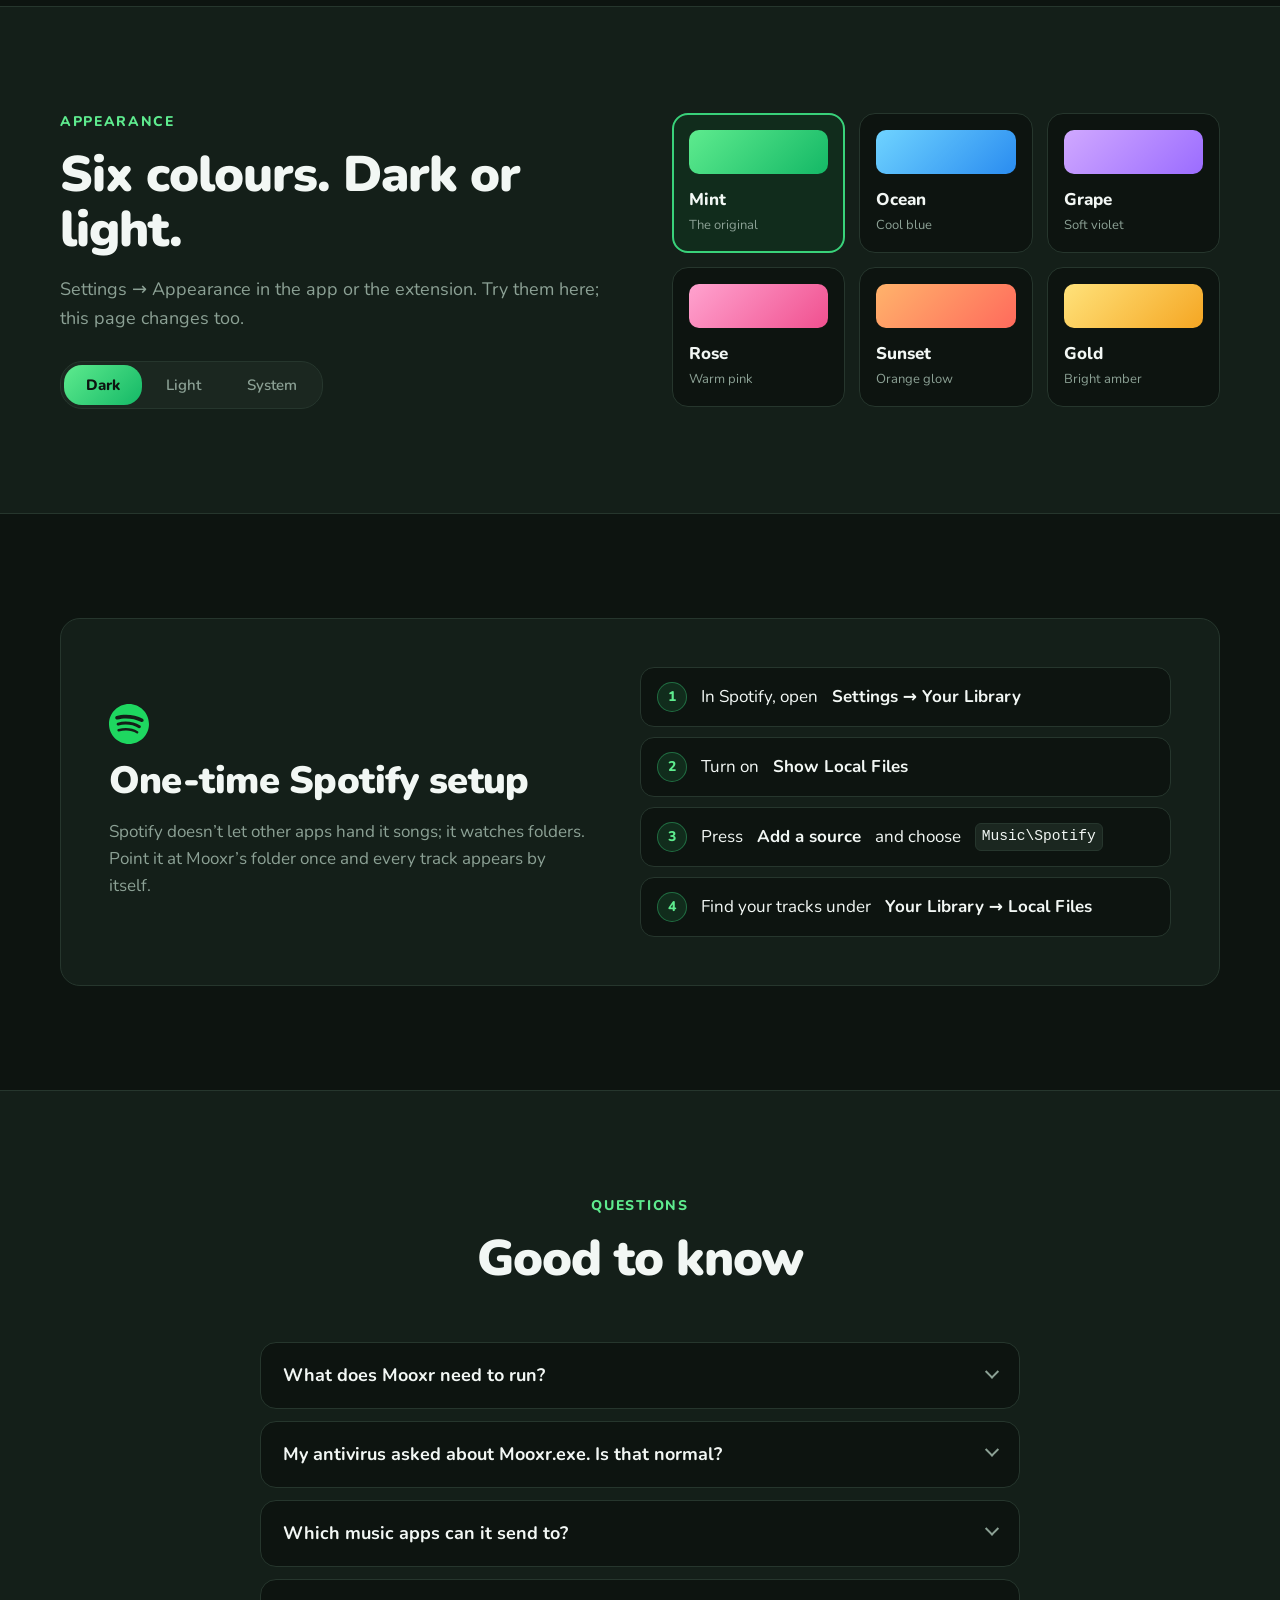
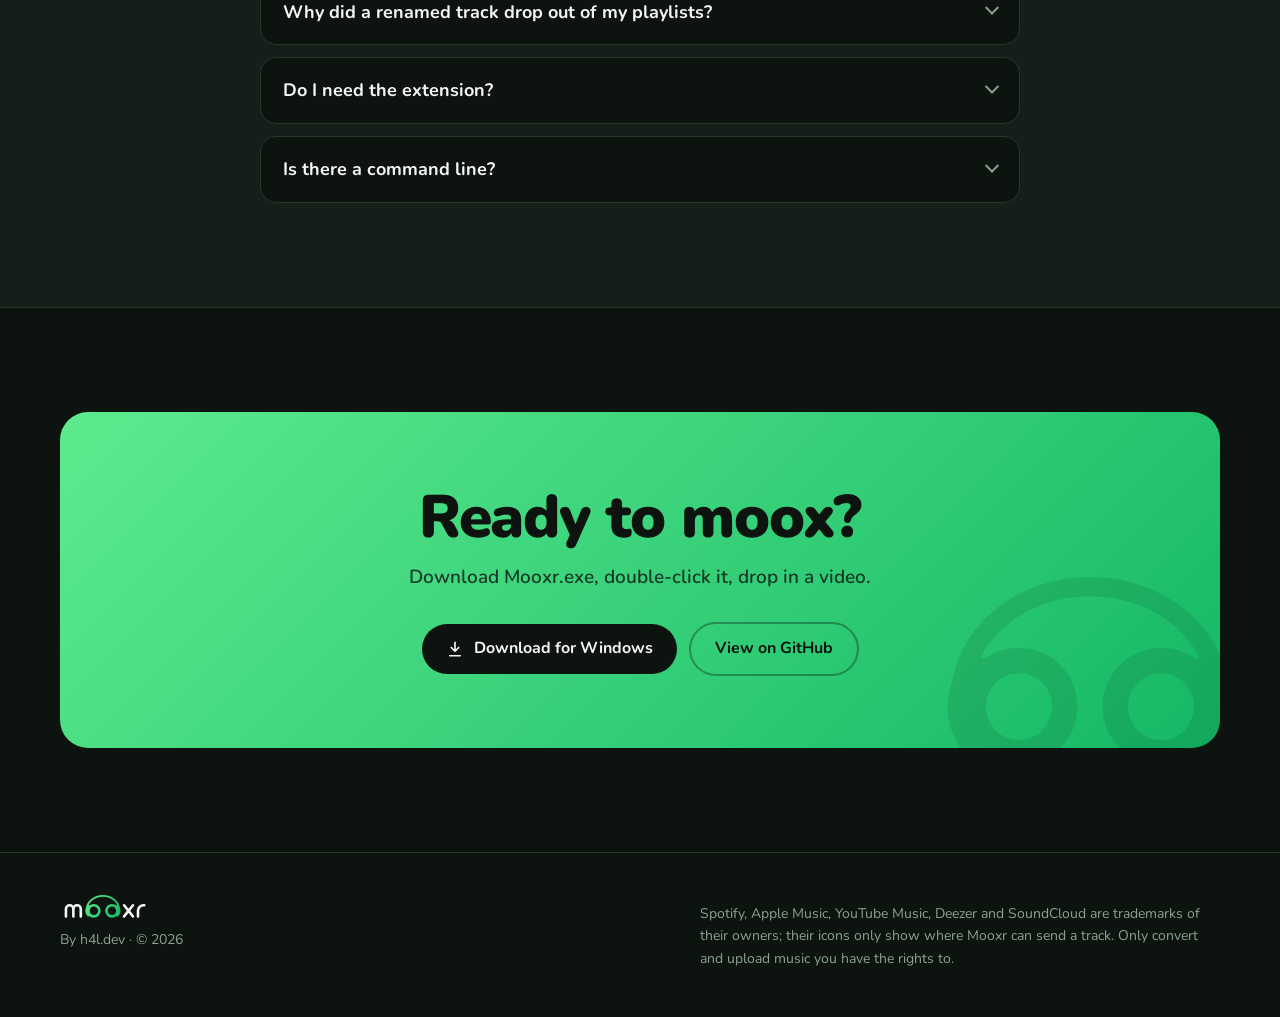
<file: website/index.html>
<!doctype html>
<html lang="en" data-theme="mint" data-mode="dark">
<head>
  <meta charset="utf-8">
  <meta name="viewport" content="width=device-width, initial-scale=1">
  <title>Mooxr · Video in, tagged MP3 out</title>
  <meta name="description" content="Drop a video or paste a link. Mooxr makes a tagged 320 kbps MP3 with cover art and puts it straight into Spotify Local Files. Desktop app for Windows plus a Chrome extension.">
  <meta name="theme-color" content="#0D1410">
  <link rel="icon" href="assets/favicon.svg" type="image/svg+xml">
  <link rel="icon" href="assets/icon.png" type="image/png">
  <link rel="stylesheet" href="styles.css">
  <script>
    // Apply the saved look before the page paints, so it never flashes.
    try {
      var t = localStorage.getItem("mooxr-site-theme"), m = localStorage.getItem("mooxr-site-mode");
      if (t) document.documentElement.dataset.theme = t;
      if (m) document.documentElement.dataset.mode = m;
    } catch (e) {}
    document.documentElement.classList.add("js");
  </script>
</head>
<body>

<!-- ============================== Nav ============================== -->
<header class="nav" id="top">
  <div class="wrap nav-inner">
    <a class="brand" href="#top" aria-label="Mooxr home">
      <svg class="wordmark" viewBox="0 0 470 140" aria-hidden="true">
        <defs><linearGradient id="g-nav" x1="130" y1="0" x2="310" y2="130" gradientUnits="userSpaceOnUse"><stop offset="0" class="stop-from"/><stop offset="1" class="stop-to"/></linearGradient></defs>
        <g transform="translate(12 6)"><g class="letters" fill="none" stroke-width="14" stroke-linecap="round" stroke-linejoin="round"><path d="M20 120V80a20 20 0 0 1 40 0v40M60 80a20 20 0 0 1 40 0v40"/><path d="M333 60l48 60M381 60l-48 60"/><path d="M408 120V90a30 30 0 0 1 30-30h4"/></g><g fill="none" stroke="url(#g-nav)" stroke-linecap="round"><path d="M132 88V84A87.0 74.82 0 0 1 306 84v4" stroke-width="10"/><circle cx="170" cy="90" r="30" stroke-width="14"/><circle cx="268" cy="90" r="30" stroke-width="14"/><path d="M142.1 109.5A34 34 0 0 1 142.1 70.5" stroke-width="22"/><path d="M295.9 70.5A34 34 0 0 1 295.9 109.5" stroke-width="22"/></g></g>
      </svg>
    </a>
    <nav class="nav-links" id="nav-links" aria-label="Main">
      <a href="#how">How it works</a>
      <a href="#extension">Extension</a>
      <a href="#features">Features</a>
      <a href="#themes">Themes</a>
      <a href="#faq">FAQ</a>
    </nav>
    <div class="nav-actions">
      <button class="icon-btn" id="mode-toggle" type="button" aria-label="Switch light or dark">
        <svg class="i-sun" viewBox="0 0 24 24" aria-hidden="true"><circle cx="12" cy="12" r="4"/><path d="M12 2v2M12 20v2M4.9 4.9l1.4 1.4M17.7 17.7l1.4 1.4M2 12h2M20 12h2M4.9 19.1l1.4-1.4M17.7 6.3l1.4-1.4"/></svg>
        <svg class="i-moon" viewBox="0 0 24 24" aria-hidden="true"><path d="M20 14.5A8 8 0 0 1 9.5 4a8 8 0 1 0 10.5 10.5z"/></svg>
      </button>
      <a class="btn btn-primary btn-sm" href="#download">Download</a>
      <button class="icon-btn menu-btn" id="menu-btn" type="button" aria-label="Menu" aria-expanded="false" aria-controls="nav-links">
        <svg viewBox="0 0 24 24" aria-hidden="true"><path d="M4 7h16M4 12h16M4 17h16"/></svg>
      </button>
    </div>
  </div>
</header>

<main>

<!-- ============================== Hero ============================== -->
<section class="hero">
  <div class="glow" aria-hidden="true"></div>
  <div class="wrap hero-grid">
    <div class="hero-copy">
      <p class="eyebrow"><span class="dot"></span> Desktop app for Windows · Chrome extension</p>
      <h1>Video in.<br><span class="grad-text">Tagged MP3 out.</span></h1>
      <p class="lede">Drop a video or paste a link. Mooxr makes a 320&nbsp;kbps MP3 with the title, artist and cover art filled in, and puts it straight into Spotify&rsquo;s Local Files.</p>
      <div class="cta-row">
        <a class="btn btn-primary" href="https://github.com/h4l-git/Mooxr/releases/latest">
          <svg viewBox="0 0 24 24" aria-hidden="true"><path d="M12 3v12m0 0l-5-5m5 5l5-5M5 21h14"/></svg>
          Download for Windows
        </a>
        <a class="btn" href="#extension">
          <svg viewBox="0 0 24 24" aria-hidden="true"><circle cx="12" cy="12" r="9"/><circle cx="12" cy="12" r="3.5"/><path d="M12 8.5h8.5M9 13.8L4.8 6.4M15 13.8l-4.3 7.4"/></svg>
          Get the extension
        </a>
      </div>
      <p class="fine">One file, about 50&nbsp;MB. Nothing to install.</p>
    </div>

    <!-- App window mock-up, animated by script.js -->
    <div class="window" aria-label="The Mooxr window converting three videos" role="img">
      <div class="win-bar">
        <span class="win-title">Mooxr</span>
        <span class="win-ctrls" aria-hidden="true"><i></i><i></i><i></i></span>
      </div>
      <div class="win-body">
        <div class="win-head">
          <div>
            <div class="win-brand">
              <svg class="wordmark sm" viewBox="0 0 470 140" aria-hidden="true">
                <defs><linearGradient id="g-mock" x1="130" y1="0" x2="310" y2="130" gradientUnits="userSpaceOnUse"><stop offset="0" class="stop-from"/><stop offset="1" class="stop-to"/></linearGradient></defs>
                <g transform="translate(12 6)"><g class="letters" fill="none" stroke-width="14" stroke-linecap="round" stroke-linejoin="round"><path d="M20 120V80a20 20 0 0 1 40 0v40M60 80a20 20 0 0 1 40 0v40"/><path d="M333 60l48 60M381 60l-48 60"/><path d="M408 120V90a30 30 0 0 1 30-30h4"/></g><g fill="none" stroke="url(#g-mock)" stroke-linecap="round"><path d="M132 88V84A87.0 74.82 0 0 1 306 84v4" stroke-width="10"/><circle cx="170" cy="90" r="30" stroke-width="14"/><circle cx="268" cy="90" r="30" stroke-width="14"/><path d="M142.1 109.5A34 34 0 0 1 142.1 70.5" stroke-width="22"/><path d="M295.9 70.5A34 34 0 0 1 295.9 109.5" stroke-width="22"/></g></g>
              </svg>
              <span class="byline">By h4l.dev</span>
            </div>
            <div class="win-sub">Video in, tagged MP3 out - ready for Spotify Local Files.</div>
          </div>
          <span class="pill-btn">Settings</span>
        </div>

        <div class="win-drop">Drop more videos here</div>

        <div class="rows">
          <div class="row" data-row>
            <div class="cover c1" aria-hidden="true"></div>
            <div class="row-main">
              <div class="row-src">youtube.com/watch?v=…</div>
              <div class="fields"><span class="field">Midnight Drive</span><span class="field">Neon Harbour</span></div>
              <div class="bar"><span></span></div>
              <div class="status">Waiting</div>
            </div>
          </div>
          <div class="row" data-row>
            <div class="cover c2" aria-hidden="true"></div>
            <div class="row-main">
              <div class="row-src">My Band - First Song.mp4</div>
              <div class="fields"><span class="field">First Song</span><span class="field">My Band</span></div>
              <div class="bar"><span></span></div>
              <div class="status">Waiting</div>
            </div>
          </div>
          <div class="row" data-row>
            <div class="cover c3" aria-hidden="true"></div>
            <div class="row-main">
              <div class="row-src">summer-set (Official Video) [HD].mov</div>
              <div class="fields"><span class="field">Summer Set</span><span class="field">Unknown Artist</span></div>
              <div class="bar"><span></span></div>
              <div class="status">Waiting</div>
            </div>
          </div>
        </div>

        <div class="win-foot">
          <span class="save-to">Save to <b>Music\Spotify</b></span>
          <span class="moox-pill"><span class="moox-main" id="moox-label">Moox all 3</span><span class="moox-send">to Spotify ▾</span></span>
        </div>
      </div>
    </div>
  </div>
</section>

<!-- ============================== Works with ============================== -->
<section class="services" aria-label="Music apps Mooxr sends tracks to">
  <div class="wrap services-inner">
    <span class="services-label">Sends finished tracks to</span>
    <ul class="service-list">
      <li><img src="assets/services/spotify.svg" alt="" width="22" height="22">Spotify</li>
      <li><img src="assets/services/apple_music.svg" alt="" width="22" height="22">Apple Music</li>
      <li><img src="assets/services/youtube_music.svg" alt="" width="22" height="22">YouTube Music</li>
      <li><img src="assets/services/deezer.svg" alt="" width="22" height="22">Deezer</li>
      <li><img src="assets/services/soundcloud.svg" alt="" width="22" height="22">SoundCloud</li>
    </ul>
  </div>
</section>

<!-- ============================== How it works ============================== -->
<section class="section" id="how">
  <div class="wrap">
    <div class="section-head reveal">
      <p class="kicker">How it works</p>
      <h2>Three steps. Mostly one button.</h2>
    </div>
    <ol class="steps">
      <li class="card step reveal">
        <span class="step-num">1</span>
        <h3>Drop it in</h3>
        <p>Drag videos or a whole folder onto the window, paste a link, or press <kbd>Ctrl</kbd>+<kbd>V</kbd> anywhere. Mooxr guesses the title and artist for you.</p>
      </li>
      <li class="card step reveal">
        <span class="step-num">2</span>
        <h3>Press Moox</h3>
        <p>Files convert one at a time in the background. Cancel one, retry a failed one, keep adding more while it works.</p>
      </li>
      <li class="card step reveal">
        <span class="step-num">3</span>
        <h3>Play it in Spotify</h3>
        <p>Each MP3 lands in your Spotify folder and shows up under <b>Your Library → Local Files</b> by itself.</p>
      </li>
    </ol>
  </div>
</section>

<!-- ============================== Extension ============================== -->
<section class="section alt" id="extension">
  <div class="wrap split">
    <div class="split-copy reveal">
      <p class="kicker">Chrome extension</p>
      <h2>Moox it from the page you&rsquo;re on.</h2>
      <p class="lede sm">Watching something you want to keep? One click sends the link to Mooxr. If the window is closed it opens; if it&rsquo;s already open, the link joins the queue.</p>
      <ul class="ticks">
        <li>Sends the current page straight to the Mooxr window</li>
        <li>Shares the app&rsquo;s settings both ways: theme, light or dark, Spotify folder</li>
        <li>Change something in Chrome and the app picks it up the moment you switch back</li>
      </ul>
      <div class="cta-row">
        <!-- TODO: swap in the Chrome Web Store link once it's listed -->
        <a class="btn btn-primary" href="https://github.com/h4l-git/Mooxr">Add to Chrome</a>
        <span class="fine">Needs the Mooxr app on the same PC.</span>
      </div>
    </div>

    <div class="browser reveal" aria-label="The Mooxr extension open in Chrome" role="img">
      <div class="br-bar">
        <span class="br-dots" aria-hidden="true"><i></i><i></i><i></i></span>
        <span class="br-url">youtube.com/watch?v=…</span>
        <span class="br-ext" aria-hidden="true">
          <svg viewBox="0 0 256 256"><defs><linearGradient id="g-ext" x1="30" y1="40" x2="226" y2="220" gradientUnits="userSpaceOnUse"><stop offset="0" class="stop-from"/><stop offset="1" class="stop-to"/></linearGradient></defs><g fill="none" stroke="url(#g-ext)" stroke-linecap="round"><path d="M41 152V148A87.0 74.82 0 0 1 215 148v4" stroke-width="13"/><circle cx="80" cy="154" r="31" stroke-width="17"/><circle cx="176" cy="154" r="31" stroke-width="17"/><path d="M51.3 174.1A35 35 0 0 1 51.3 133.9" stroke-width="26"/><path d="M204.7 133.9A35 35 0 0 1 204.7 174.1" stroke-width="26"/></g></svg>
        </span>
      </div>
      <div class="br-page">
        <div class="video" aria-hidden="true"><span class="play"></span></div>
        <div class="vline w70"></div>
        <div class="vline w40"></div>

        <div class="popup">
          <div class="pop-head">
            <svg class="mark" viewBox="0 0 256 256" aria-hidden="true"><defs><linearGradient id="g-pop" x1="30" y1="40" x2="226" y2="220" gradientUnits="userSpaceOnUse"><stop offset="0" class="stop-from"/><stop offset="1" class="stop-to"/></linearGradient></defs><g fill="none" stroke="url(#g-pop)" stroke-linecap="round"><path d="M41 152V148A87.0 74.82 0 0 1 215 148v4" stroke-width="13"/><circle cx="80" cy="154" r="31" stroke-width="17"/><circle cx="176" cy="154" r="31" stroke-width="17"/><path d="M51.3 174.1A35 35 0 0 1 51.3 133.9" stroke-width="26"/><path d="M204.7 133.9A35 35 0 0 1 204.7 174.1" stroke-width="26"/></g></svg>
            <b>Mooxr</b>
            <span class="pop-gear" aria-hidden="true"><svg viewBox="0 0 24 24"><circle cx="12" cy="12" r="3"/><path d="M12.2 2h-.4a2 2 0 0 0-2 2v.2a2 2 0 0 1-1 1.7l-.4.2a2 2 0 0 1-2 0l-.2-.1a2 2 0 0 0-2.7.7l-.2.4a2 2 0 0 0 .7 2.7l.2.1a2 2 0 0 1 1 1.7v.5a2 2 0 0 1-1 1.8l-.2.1a2 2 0 0 0-.7 2.7l.2.4a2 2 0 0 0 2.7.7l.2-.1a2 2 0 0 1 2 0l.4.3a2 2 0 0 1 1 1.7v.2a2 2 0 0 0 2 2h.4a2 2 0 0 0 2-2v-.2a2 2 0 0 1 1-1.7l.4-.3a2 2 0 0 1 2 0l.2.1a2 2 0 0 0 2.7-.7l.2-.4a2 2 0 0 0-.7-2.7l-.2-.1a2 2 0 0 1-1-1.8v-.5a2 2 0 0 1 1-1.7l.2-.1a2 2 0 0 0 .7-2.7l-.2-.4a2 2 0 0 0-2.7-.7l-.2.1a2 2 0 0 1-2 0l-.4-.2a2 2 0 0 1-1-1.7V4a2 2 0 0 0-2-2z"/></svg></span>
          </div>
          <div class="pop-track">
            <div class="cover c1" aria-hidden="true"></div>
            <div><b>Midnight Drive</b><span>Neon Harbour</span></div>
          </div>
          <span class="pop-btn">Moox this video</span>
          <span class="pop-note">Sent to Mooxr <svg viewBox="0 0 16 16" aria-hidden="true"><path d="M3.5 8.5l3 3 6-7"/></svg></span>
        </div>
      </div>
    </div>
  </div>
</section>

<!-- ============================== Features ============================== -->
<section class="section" id="features">
  <div class="wrap">
    <div class="section-head reveal">
      <p class="kicker">What it decides for you</p>
      <h2>The fiddly bits, handled.</h2>
      <p class="lede sm center">Leave the boxes empty and Mooxr works it out. Type over anything you want to change.</p>
    </div>
    <div class="features">
      <article class="card feature reveal">
        <span class="f-icon"><svg viewBox="0 0 24 24" aria-hidden="true"><path d="M4 7V5h16v2M9 19h6M12 5v14"/></svg></span>
        <h3>Title and artist, filled in</h3>
        <p>From the link&rsquo;s details, the file&rsquo;s own tags, or a name like <code>Artist - Title</code>. The grey text shows its guess before you start.</p>
      </article>
      <article class="card feature reveal">
        <span class="f-icon"><svg viewBox="0 0 24 24" aria-hidden="true"><rect x="3" y="3" width="18" height="18" rx="4"/><circle cx="9" cy="9" r="2"/><path d="M21 15l-5-5L5 21"/></svg></span>
        <h3>Cover art that fits</h3>
        <p>The video&rsquo;s thumbnail or a frame from it, cropped to a square JPEG up to 3000&times;3000, which is what Spotify wants. Or pick your own.</p>
      </article>
      <article class="card feature reveal">
        <span class="f-icon"><svg viewBox="0 0 24 24" aria-hidden="true"><path d="M4 6h16M7 12h10M10 18h4"/></svg></span>
        <h3>Titles without the clutter</h3>
        <p><s>(Official Video)</s>, <s>[HD]</s> and <s>(Lyrics)</s> come off. <b>(feat.&nbsp;X)</b> and <b>(Live)</b> stay.</p>
      </article>
      <article class="card feature reveal">
        <span class="f-icon"><svg viewBox="0 0 24 24" aria-hidden="true"><path d="M9 18V5l12-2v13"/><circle cx="6" cy="18" r="3"/><circle cx="18" cy="16" r="3"/></svg></span>
        <h3>320&nbsp;kbps MP3</h3>
        <p>44.1&nbsp;kHz stereo, saved as <code>Artist - Title.mp3</code> in an album called <i>Mooxed</i> so everything groups together.</p>
      </article>
      <article class="card feature reveal">
        <span class="f-icon"><svg viewBox="0 0 24 24" aria-hidden="true"><circle cx="11" cy="11" r="7"/><path d="M20 20l-3.5-3.5"/></svg></span>
        <h3>Mooxed files library</h3>
        <p>Every track you&rsquo;ve made, with its cover. Search, sort, fix a title, swap the art; the Spotify copy updates to match.</p>
      </article>
      <article class="card feature reveal">
        <span class="f-icon"><svg viewBox="0 0 24 24" aria-hidden="true"><path d="M20 6L9 17l-5-5"/></svg></span>
        <h3>No repeats, no half files</h3>
        <p>Already mooxed something? You&rsquo;re told when you add it. Stop mid-way and nothing half-written is left behind.</p>
      </article>
    </div>
  </div>
</section>

<!-- ============================== Themes ============================== -->
<section class="section alt" id="themes">
  <div class="wrap split">
    <div class="split-copy reveal">
      <p class="kicker">Appearance</p>
      <h2>Six colours. Dark or light.</h2>
      <p class="lede sm">Settings → Appearance in the app or the extension. Try them here; this page changes too.</p>
      <div class="segment" role="radiogroup" aria-label="Mode">
        <button type="button" role="radio" data-mode-btn="dark">Dark</button>
        <button type="button" role="radio" data-mode-btn="light">Light</button>
        <button type="button" role="radio" data-mode-btn="system">System</button>
      </div>
    </div>
    <div class="swatches reveal" role="radiogroup" aria-label="Colour theme">
      <button type="button" role="radio" class="swatch" data-theme-btn="mint"   style="--sf:#5EEB8E;--st:#14B866"><i></i><b>Mint</b><span>The original</span></button>
      <button type="button" role="radio" class="swatch" data-theme-btn="ocean"  style="--sf:#6FD3FF;--st:#2A8CF0"><i></i><b>Ocean</b><span>Cool blue</span></button>
      <button type="button" role="radio" class="swatch" data-theme-btn="grape"  style="--sf:#D0A8FF;--st:#9B6CFF"><i></i><b>Grape</b><span>Soft violet</span></button>
      <button type="button" role="radio" class="swatch" data-theme-btn="rose"   style="--sf:#FFA3CF;--st:#F0508F"><i></i><b>Rose</b><span>Warm pink</span></button>
      <button type="button" role="radio" class="swatch" data-theme-btn="sunset" style="--sf:#FFB36B;--st:#FF6A5C"><i></i><b>Sunset</b><span>Orange glow</span></button>
      <button type="button" role="radio" class="swatch" data-theme-btn="gold"   style="--sf:#FFE27A;--st:#F5A623"><i></i><b>Gold</b><span>Bright amber</span></button>
    </div>
  </div>
</section>

<!-- ============================== Spotify setup ============================== -->
<section class="section" id="spotify">
  <div class="wrap">
    <div class="setup card reveal">
      <div class="setup-copy">
        <img src="assets/services/spotify.svg" alt="" width="40" height="40">
        <h2>One-time Spotify setup</h2>
        <p>Spotify doesn&rsquo;t let other apps hand it songs; it watches folders. Point it at Mooxr&rsquo;s folder once and every track appears by itself.</p>
      </div>
      <ol class="setup-steps">
        <li>In Spotify, open <b>Settings → Your Library</b></li>
        <li>Turn on <b>Show Local Files</b></li>
        <li>Press <b>Add a source</b> and choose <code>Music\Spotify</code></li>
        <li>Find your tracks under <b>Your Library → Local Files</b></li>
      </ol>
    </div>
  </div>
</section>

<!-- ============================== FAQ ============================== -->
<section class="section alt" id="faq">
  <div class="wrap narrow">
    <div class="section-head reveal">
      <p class="kicker">Questions</p>
      <h2>Good to know</h2>
    </div>
    <div class="faq">
      <details class="reveal">
        <summary>What does Mooxr need to run?</summary>
        <p>A Windows PC. Mooxr.exe has everything packed inside. The first time you open it, it offers to fetch FFmpeg (the tool that does the converting, about 115&nbsp;MB) and checks the download before using it.</p>
      </details>
      <details class="reveal">
        <summary>My antivirus asked about Mooxr.exe. Is that normal?</summary>
        <p>Some antivirus tools are wary of new, unsigned programs and ask before running them. The first launch also takes a few seconds while Windows unpacks the file.</p>
      </details>
      <details class="reveal">
        <summary>Which music apps can it send to?</summary>
        <p>Spotify and Apple Music pick tracks up from a folder automatically. YouTube Music, Deezer and SoundCloud only take uploads on their websites, so Mooxr opens the upload page and shows you the file to drag in. Tidal and Amazon Music don&rsquo;t accept your own files.</p>
      </details>
      <details class="reveal">
        <summary>Why did a renamed track drop out of my playlists?</summary>
        <p>Spotify recognises a local file by its title, artist, album and length. Change the title or artist and it&rsquo;s a new song to Spotify, so add it again. Mooxr warns you before you save. A new cover is fine.</p>
      </details>
      <details class="reveal">
        <summary>Do I need the extension?</summary>
        <p>No. The app works on its own with files and pasted links. The extension just saves you copying the link across.</p>
      </details>
      <details class="reveal">
        <summary>Is there a command line?</summary>
        <p>Yes: <code>python -m mooxr "My Band - First Song.mp4"</code>. Add <code>--title</code>, <code>--artist</code> or <code>--out</code> as needed. It can be used from Python code too.</p>
      </details>
    </div>
  </div>
</section>

<!-- ============================== Download ============================== -->
<section class="section" id="download">
  <div class="wrap">
    <div class="cta-band reveal">
      <svg class="cta-mark" viewBox="0 0 256 256" aria-hidden="true"><g fill="none" stroke="currentColor" stroke-linecap="round"><path d="M41 152V148A87.0 74.82 0 0 1 215 148v4" stroke-width="13"/><circle cx="80" cy="154" r="31" stroke-width="17"/><circle cx="176" cy="154" r="31" stroke-width="17"/><path d="M51.3 174.1A35 35 0 0 1 51.3 133.9" stroke-width="26"/><path d="M204.7 133.9A35 35 0 0 1 204.7 174.1" stroke-width="26"/></g></svg>
      <h2>Ready to moox?</h2>
      <p>Download Mooxr.exe, double-click it, drop in a video.</p>
      <div class="cta-row center">
        <a class="btn btn-ink" href="https://github.com/h4l-git/Mooxr/releases/latest">
          <svg viewBox="0 0 24 24" aria-hidden="true"><path d="M12 3v12m0 0l-5-5m5 5l5-5M5 21h14"/></svg>
          Download for Windows
        </a>
        <a class="btn btn-ghost-ink" href="https://github.com/h4l-git/Mooxr">View on GitHub</a>
      </div>
    </div>
  </div>
</section>

</main>

<!-- ============================== Footer ============================== -->
<footer class="footer">
  <div class="wrap footer-inner">
    <div>
      <svg class="wordmark sm" viewBox="0 0 470 140" aria-label="Mooxr" role="img">
        <defs><linearGradient id="g-foot" x1="130" y1="0" x2="310" y2="130" gradientUnits="userSpaceOnUse"><stop offset="0" class="stop-from"/><stop offset="1" class="stop-to"/></linearGradient></defs>
        <g transform="translate(12 6)"><g class="letters" fill="none" stroke-width="14" stroke-linecap="round" stroke-linejoin="round"><path d="M20 120V80a20 20 0 0 1 40 0v40M60 80a20 20 0 0 1 40 0v40"/><path d="M333 60l48 60M381 60l-48 60"/><path d="M408 120V90a30 30 0 0 1 30-30h4"/></g><g fill="none" stroke="url(#g-foot)" stroke-linecap="round"><path d="M132 88V84A87.0 74.82 0 0 1 306 84v4" stroke-width="10"/><circle cx="170" cy="90" r="30" stroke-width="14"/><circle cx="268" cy="90" r="30" stroke-width="14"/><path d="M142.1 109.5A34 34 0 0 1 142.1 70.5" stroke-width="22"/><path d="M295.9 70.5A34 34 0 0 1 295.9 109.5" stroke-width="22"/></g></g>
      </svg>
      <p class="muted">By h4l.dev · &copy; <span id="year">2026</span></p>
    </div>
    <p class="legal muted">Spotify, Apple Music, YouTube Music, Deezer and SoundCloud are trademarks of their owners; their icons only show where Mooxr can send a track. Only convert and upload music you have the rights to.</p>
  </div>
</footer>

<script src="script.js"></script>
</body>
</html>
</file>
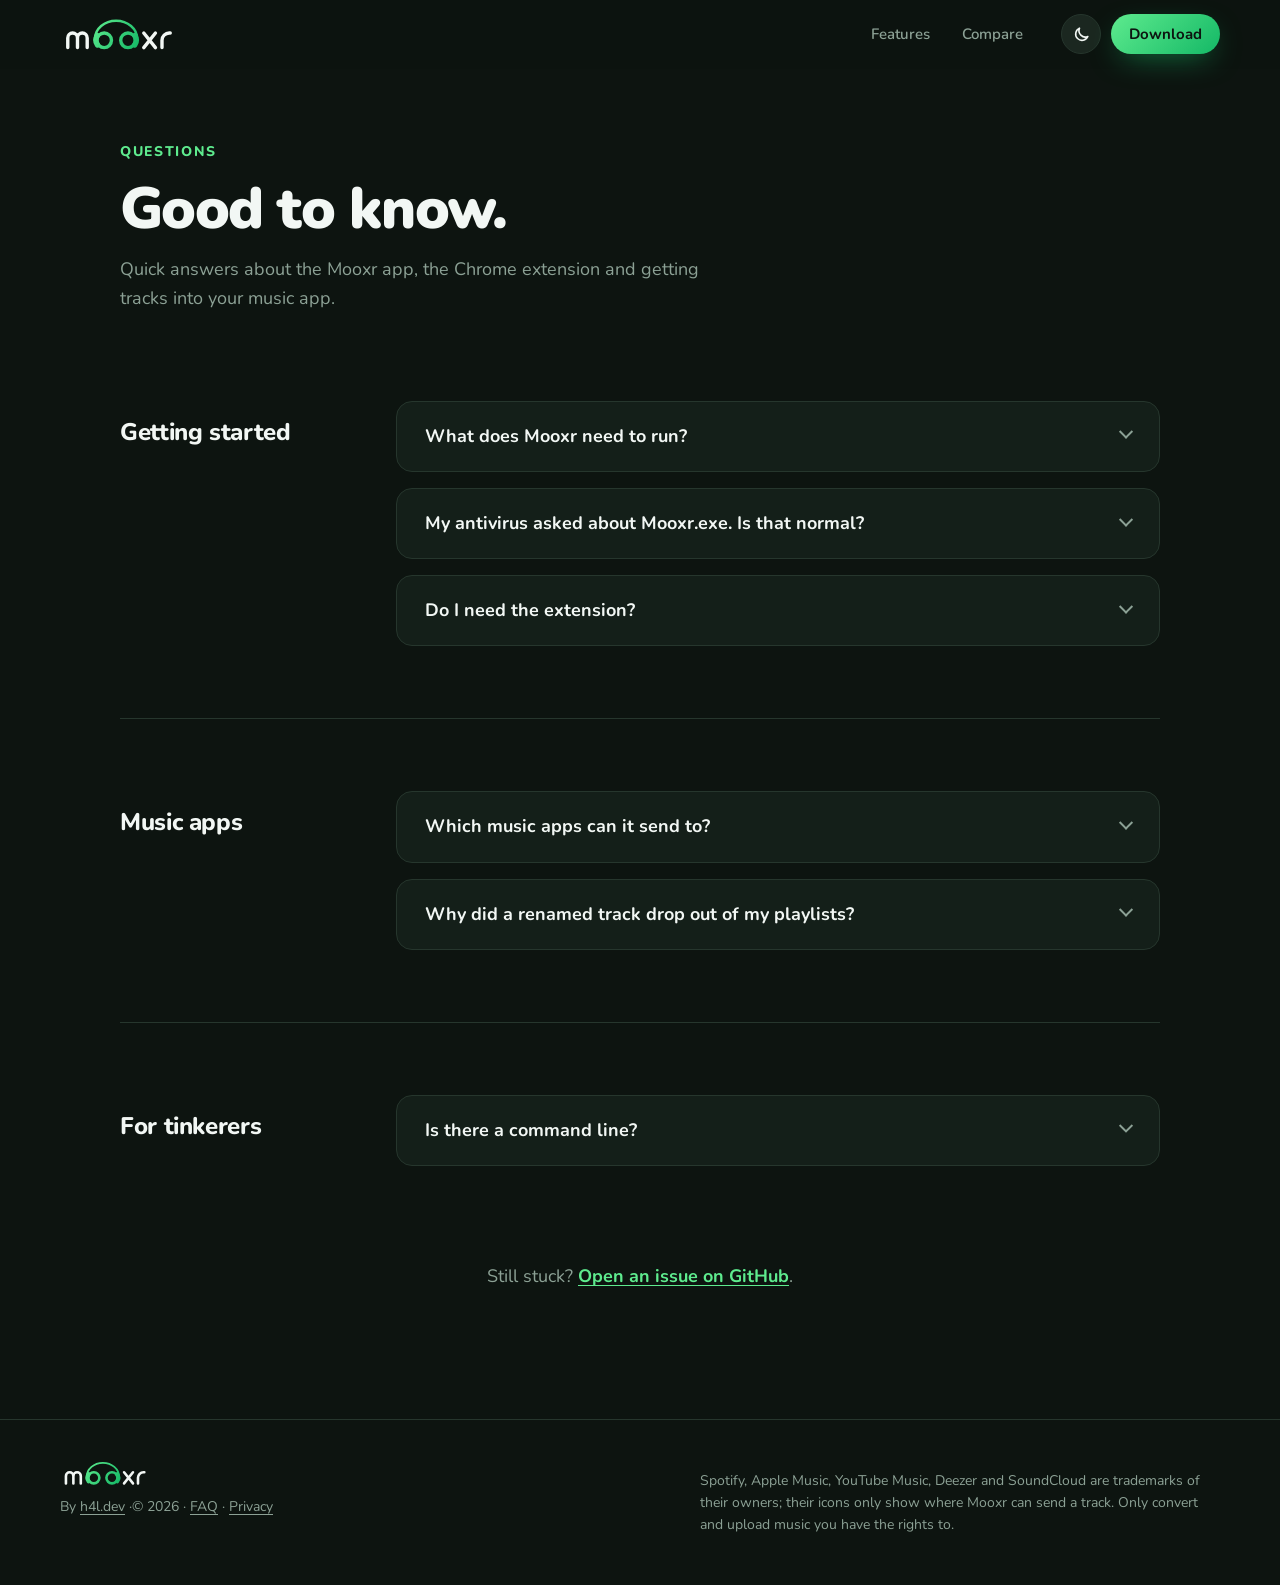
<file: docs/faq.html>
<!doctype html>
<html lang="en" data-mode="dark">
<head>
  <meta charset="utf-8">
  <meta name="viewport" content="width=device-width, initial-scale=1">
  <title>FAQ · Mooxr</title>
  <meta name="description" content="Answers to common questions about Mooxr: what it needs to run, which music apps it sends to, the Chrome extension, and Spotify Local Files.">
  <meta name="theme-color" content="#0D1410">
  <link rel="icon" href="assets/favicon.svg" type="image/svg+xml">
  <link rel="icon" href="assets/icon.png" type="image/png">
  <link rel="stylesheet" href="styles.css?v=2026-11-17.1">
  <script>
    // Apply the saved look before the page paints, so it never flashes.
    try {
      var m = localStorage.getItem("mooxr-site-mode");
      if (m) document.documentElement.dataset.mode = m;
    } catch (e) {}
    document.documentElement.classList.add("js");
  </script>
</head>
<body>

<!-- ============================== Nav ============================== -->
<header class="nav" id="top">
  <div class="wrap nav-inner">
    <a class="brand" href="./" aria-label="Mooxr home">
      <svg class="wordmark" viewBox="0 0 470 140" aria-hidden="true">
        <defs><linearGradient id="g-nav" x1="130" y1="0" x2="310" y2="130" gradientUnits="userSpaceOnUse"><stop offset="0" class="stop-from"/><stop offset="1" class="stop-to"/></linearGradient></defs>
        <g transform="translate(12 6)"><g class="letters" fill="none" stroke-width="14" stroke-linecap="round" stroke-linejoin="round"><path d="M20 120V80a20 20 0 0 1 40 0v40M60 80a20 20 0 0 1 40 0v40"/><path d="M333 60l48 60M381 60l-48 60"/><path d="M408 120V90a30 30 0 0 1 30-30h4"/></g><g class="phones" fill="none" stroke="url(#g-nav)" stroke-linecap="round"><path d="M132 88V84A87.0 74.82 0 0 1 306 84v4" stroke-width="10"/><g class="ear ear-l"><circle cx="170" cy="90" r="30" stroke-width="14"/><path d="M142.1 109.5A34 34 0 0 1 142.1 70.5" stroke-width="22"/></g><g class="ear ear-r"><circle cx="268" cy="90" r="30" stroke-width="14"/><path d="M295.9 70.5A34 34 0 0 1 295.9 109.5" stroke-width="22"/></g></g></g>
      </svg>
    </a>
    <nav class="nav-links" id="nav-links" aria-label="Main">
      <a href="./#features">Features</a>
      <a href="./#compare">Compare</a>
    </nav>
    <div class="nav-actions">
      <button class="icon-btn" id="mode-toggle" type="button" aria-label="Switch light or dark">
        <svg class="i-sun" viewBox="0 0 24 24" aria-hidden="true"><circle cx="12" cy="12" r="4"/><path d="M12 2v2M12 20v2M4.9 4.9l1.4 1.4M17.7 17.7l1.4 1.4M2 12h2M20 12h2M4.9 19.1l1.4-1.4M17.7 6.3l1.4-1.4"/></svg>
        <svg class="i-moon" viewBox="0 0 24 24" aria-hidden="true"><path d="M20 14.5A8 8 0 0 1 9.5 4a8 8 0 1 0 10.5 10.5z"/></svg>
      </button>
      <a class="btn btn-primary btn-sm" href="https://github.com/h4l-git/Mooxr/releases/latest">Download</a>
      <button class="icon-btn menu-btn" id="menu-btn" type="button" aria-label="Menu" aria-expanded="false" aria-controls="nav-links">
        <svg viewBox="0 0 24 24" aria-hidden="true"><path d="M4 7h16M4 12h16M4 17h16"/></svg>
      </button>
    </div>
  </div>
</header>

<main>

<section class="page-hero faq-hero">
  <div class="wrap faq-wrap">
    <p class="kicker">Questions</p>
    <h1>Good to know.</h1>
    <p class="lede sm">Quick answers about the Mooxr app, the Chrome extension and getting tracks into your music app.</p>
  </div>
</section>

<section class="faq-page">
  <div class="wrap faq-wrap">

    <div class="faq-group">
      <h2>Getting started</h2>
      <div class="faq">
        <details class="reveal">
          <summary>What does Mooxr need to run?</summary>
          <p>A Windows PC. Mooxr.exe has everything packed inside. The first time you open it, it offers to fetch FFmpeg (the tool that does the converting, about 115&nbsp;MB) and checks the download before using it.</p>
        </details>
        <details class="reveal">
          <summary>My antivirus asked about Mooxr.exe. Is that normal?</summary>
          <p>Some antivirus tools are wary of new, unsigned programs and ask before running them. The first launch also takes a few seconds while Windows unpacks the file.</p>
        </details>
        <details class="reveal">
          <summary>Do I need the extension?</summary>
          <p>No. The app works on its own with files and pasted links. The extension just saves you copying the link across. <a href="./#compare">See the app and extension side by side.</a></p>
        </details>
      </div>
    </div>

    <div class="faq-group">
      <h2>Music apps</h2>
      <div class="faq">
        <details class="reveal">
          <summary>Which music apps can it send to?</summary>
          <p>Spotify and Apple Music pick tracks up from a folder automatically. YouTube Music, Deezer and SoundCloud only take uploads on their websites, so Mooxr opens the upload page and shows you the file to drag in. Tidal and Amazon Music don&rsquo;t accept your own files.</p>
        </details>
        <details class="reveal">
          <summary>Why did a renamed track drop out of my playlists?</summary>
          <p>Spotify recognises a local file by its title, artist, album and length. Change the title or artist and it&rsquo;s a new song to Spotify, so add it again. Mooxr warns you before you save. A new cover is fine.</p>
        </details>
      </div>
    </div>

    <div class="faq-group">
      <h2>For tinkerers</h2>
      <div class="faq">
        <details class="reveal">
          <summary>Is there a command line?</summary>
          <p>Yes: <code>python -m mooxr "My Band - First Song.mp4"</code>. Add <code>--title</code>, <code>--artist</code> or <code>--out</code> as needed. It can be used from Python code too.</p>
        </details>
      </div>
    </div>

    <p class="faq-more">Still stuck? <a href="https://github.com/h4l-git/Mooxr/issues">Open an issue on GitHub</a>.</p>

  </div>
</section>

</main>

<!-- ============================== Footer ============================== -->
<footer class="footer">
  <div class="wrap footer-inner">
    <div>
      <svg class="wordmark sm" viewBox="0 0 470 140" aria-label="Mooxr" role="img">
        <defs><linearGradient id="g-foot" x1="130" y1="0" x2="310" y2="130" gradientUnits="userSpaceOnUse"><stop offset="0" class="stop-from"/><stop offset="1" class="stop-to"/></linearGradient></defs>
        <g transform="translate(12 6)"><g class="letters" fill="none" stroke-width="14" stroke-linecap="round" stroke-linejoin="round"><path d="M20 120V80a20 20 0 0 1 40 0v40M60 80a20 20 0 0 1 40 0v40"/><path d="M333 60l48 60M381 60l-48 60"/><path d="M408 120V90a30 30 0 0 1 30-30h4"/></g><g fill="none" stroke="url(#g-foot)" stroke-linecap="round"><path d="M132 88V84A87.0 74.82 0 0 1 306 84v4" stroke-width="10"/><circle cx="170" cy="90" r="30" stroke-width="14"/><circle cx="268" cy="90" r="30" stroke-width="14"/><path d="M142.1 109.5A34 34 0 0 1 142.1 70.5" stroke-width="22"/><path d="M295.9 70.5A34 34 0 0 1 295.9 109.5" stroke-width="22"/></g></g>
      </svg>
      <p class="muted">By <a href="https://h4l-git.github.io/">h4l.dev</a> ·&copy; <span id="year">2026</span> · <a href="faq.html" aria-current="page">FAQ</a> · <a href="privacy.html">Privacy</a></p>
    </div>
    <p class="legal muted">Spotify, Apple Music, YouTube Music, Deezer and SoundCloud are trademarks of their owners; their icons only show where Mooxr can send a track. Only convert and upload music you have the rights to.</p>
  </div>
</footer>

<script src="script.js?v=2026-11-17.1"></script>
</body>
</html>
</file>
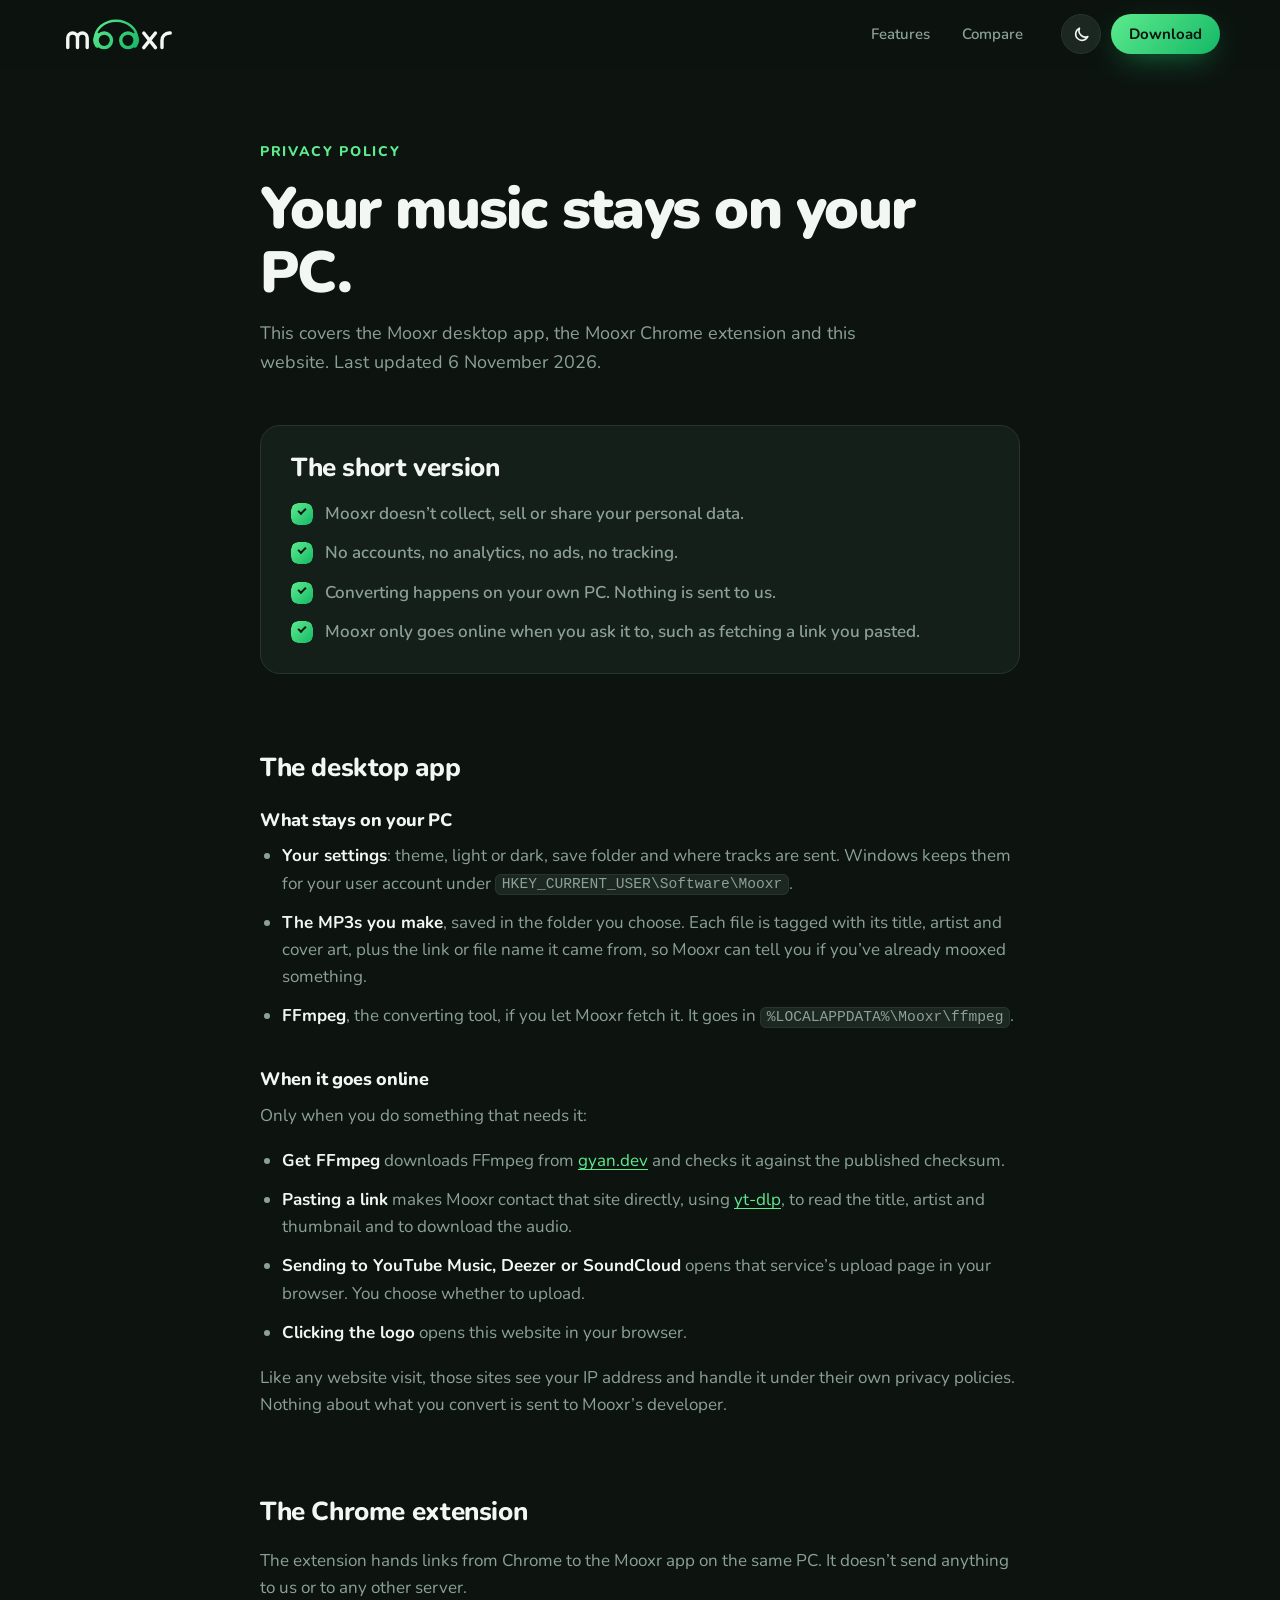
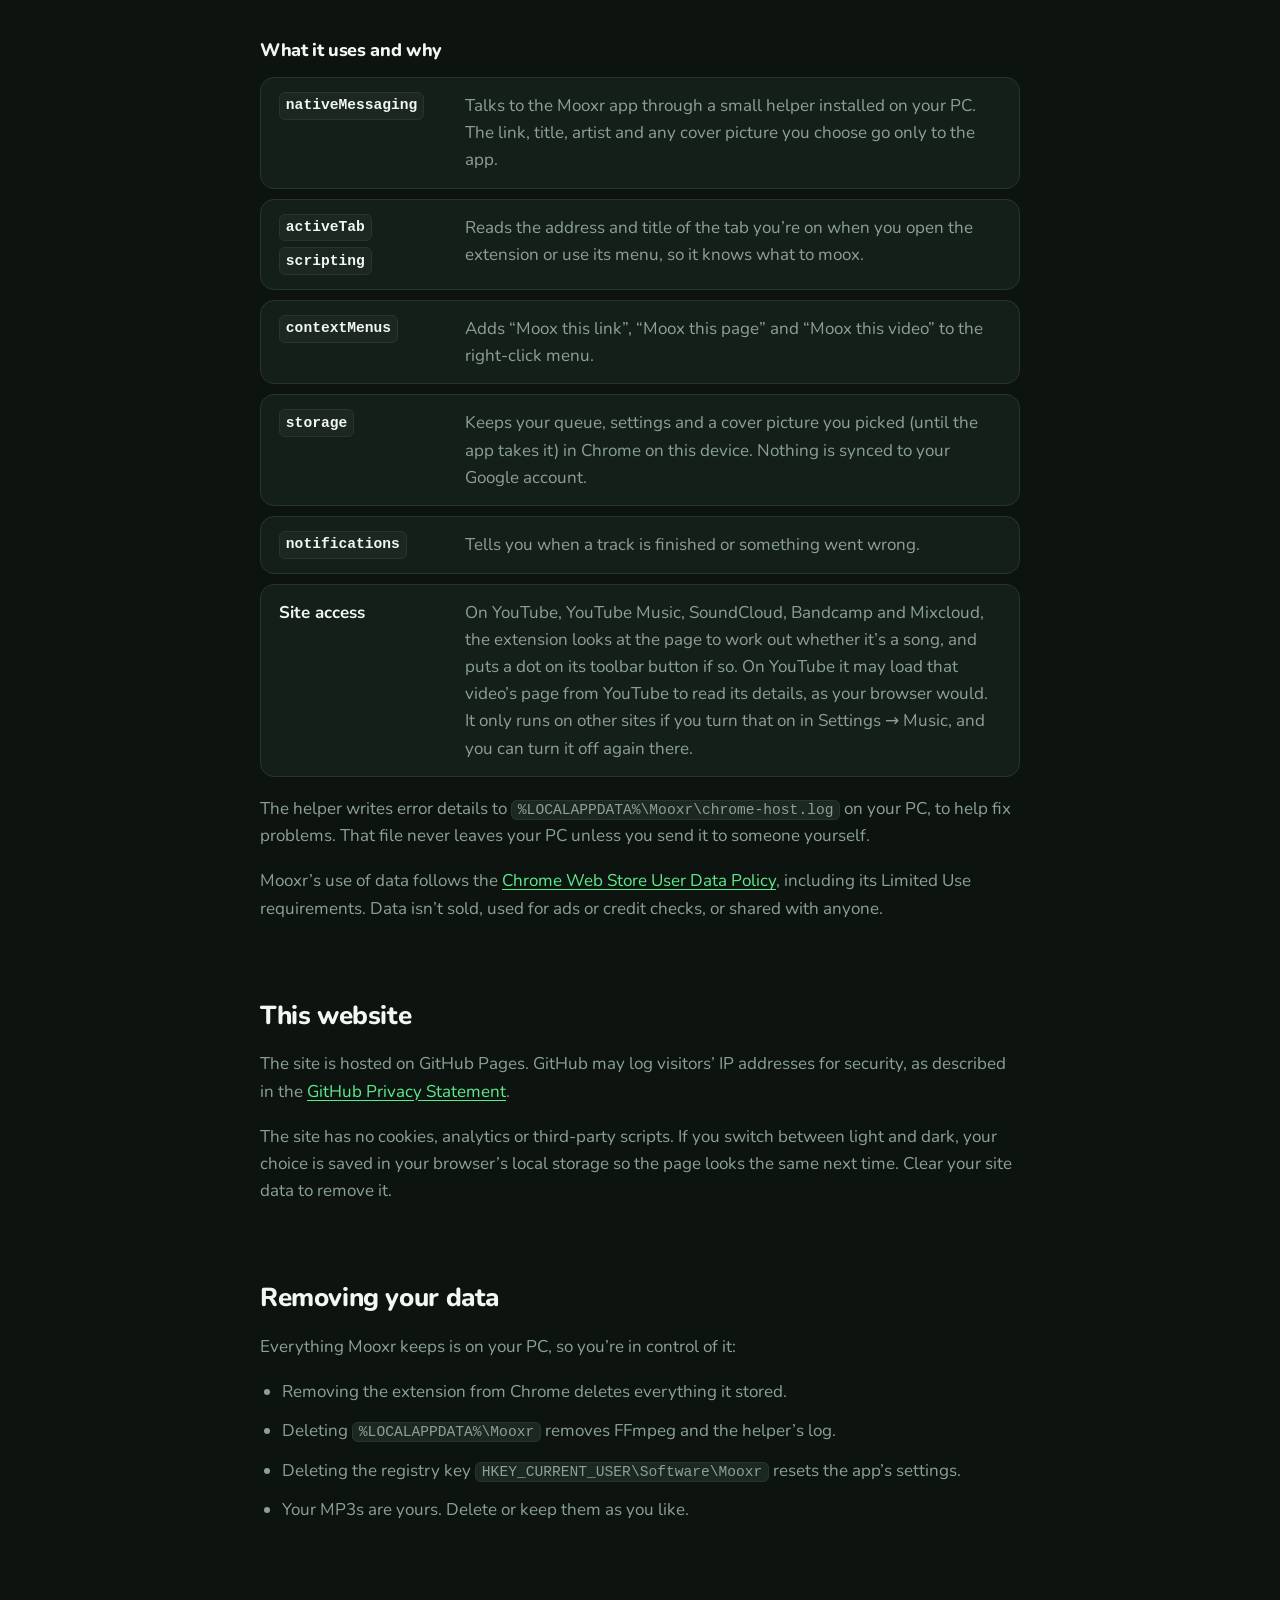
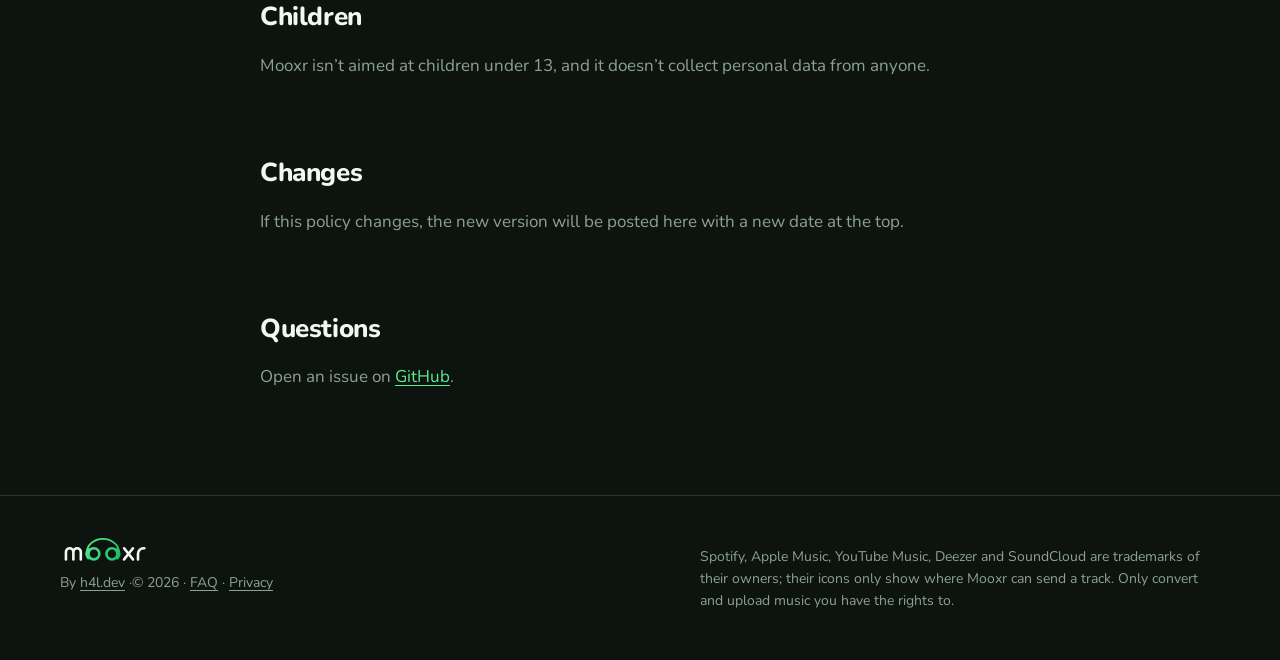
<file: docs/privacy.html>
<!doctype html>
<html lang="en" data-mode="dark">
<head>
  <meta charset="utf-8">
  <meta name="viewport" content="width=device-width, initial-scale=1">
  <title>Privacy policy · Mooxr</title>
  <meta name="description" content="Mooxr's privacy policy. The app and Chrome extension run on your PC and don't collect, sell or share your data.">
  <meta name="theme-color" content="#0D1410">
  <link rel="icon" href="assets/favicon.svg" type="image/svg+xml">
  <link rel="icon" href="assets/icon.png" type="image/png">
  <link rel="stylesheet" href="styles.css?v=2026-11-17.1">
  <script>
    // Apply the saved look before the page paints, so it never flashes.
    try {
      var m = localStorage.getItem("mooxr-site-mode");
      if (m) document.documentElement.dataset.mode = m;
    } catch (e) {}
    document.documentElement.classList.add("js");
  </script>
</head>
<body>

<!-- ============================== Nav ============================== -->
<header class="nav" id="top">
  <div class="wrap nav-inner">
    <a class="brand" href="./" aria-label="Mooxr home">
      <svg class="wordmark" viewBox="0 0 470 140" aria-hidden="true">
        <defs><linearGradient id="g-nav" x1="130" y1="0" x2="310" y2="130" gradientUnits="userSpaceOnUse"><stop offset="0" class="stop-from"/><stop offset="1" class="stop-to"/></linearGradient></defs>
        <g transform="translate(12 6)"><g class="letters" fill="none" stroke-width="14" stroke-linecap="round" stroke-linejoin="round"><path d="M20 120V80a20 20 0 0 1 40 0v40M60 80a20 20 0 0 1 40 0v40"/><path d="M333 60l48 60M381 60l-48 60"/><path d="M408 120V90a30 30 0 0 1 30-30h4"/></g><g class="phones" fill="none" stroke="url(#g-nav)" stroke-linecap="round"><path d="M132 88V84A87.0 74.82 0 0 1 306 84v4" stroke-width="10"/><g class="ear ear-l"><circle cx="170" cy="90" r="30" stroke-width="14"/><path d="M142.1 109.5A34 34 0 0 1 142.1 70.5" stroke-width="22"/></g><g class="ear ear-r"><circle cx="268" cy="90" r="30" stroke-width="14"/><path d="M295.9 70.5A34 34 0 0 1 295.9 109.5" stroke-width="22"/></g></g></g>
      </svg>
    </a>
    <nav class="nav-links" id="nav-links" aria-label="Main">
      <a href="./#features">Features</a>
      <a href="./#compare">Compare</a>
    </nav>
    <div class="nav-actions">
      <button class="icon-btn" id="mode-toggle" type="button" aria-label="Switch light or dark">
        <svg class="i-sun" viewBox="0 0 24 24" aria-hidden="true"><circle cx="12" cy="12" r="4"/><path d="M12 2v2M12 20v2M4.9 4.9l1.4 1.4M17.7 17.7l1.4 1.4M2 12h2M20 12h2M4.9 19.1l1.4-1.4M17.7 6.3l1.4-1.4"/></svg>
        <svg class="i-moon" viewBox="0 0 24 24" aria-hidden="true"><path d="M20 14.5A8 8 0 0 1 9.5 4a8 8 0 1 0 10.5 10.5z"/></svg>
      </button>
      <a class="btn btn-primary btn-sm" href="https://github.com/h4l-git/Mooxr/releases/latest">Download</a>
      <button class="icon-btn menu-btn" id="menu-btn" type="button" aria-label="Menu" aria-expanded="false" aria-controls="nav-links">
        <svg viewBox="0 0 24 24" aria-hidden="true"><path d="M4 7h16M4 12h16M4 17h16"/></svg>
      </button>
    </div>
  </div>
</header>

<main>

<section class="page-hero">
  <div class="wrap narrow">
    <p class="kicker">Privacy policy</p>
    <h1>Your music stays on your PC.</h1>
    <p class="lede sm">This covers the Mooxr desktop app, the Mooxr Chrome extension and this website. Last updated 6 November 2026.</p>
  </div>
</section>

<article class="policy">
  <div class="wrap narrow">

    <div class="card summary">
      <h2>The short version</h2>
      <ul class="ticks">
        <li>Mooxr doesn&rsquo;t collect, sell or share your personal data.</li>
        <li>No accounts, no analytics, no ads, no tracking.</li>
        <li>Converting happens on your own PC. Nothing is sent to us.</li>
        <li>Mooxr only goes online when you ask it to, such as fetching a link you pasted.</li>
      </ul>
    </div>

    <section>
      <h2>The desktop app</h2>
      <h3>What stays on your PC</h3>
      <ul>
        <li><b>Your settings</b>: theme, light or dark, save folder and where tracks are sent. Windows keeps them for your user account under <code>HKEY_CURRENT_USER\Software\Mooxr</code>.</li>
        <li><b>The MP3s you make</b>, saved in the folder you choose. Each file is tagged with its title, artist and cover art, plus the link or file name it came from, so Mooxr can tell you if you&rsquo;ve already mooxed something.</li>
        <li><b>FFmpeg</b>, the converting tool, if you let Mooxr fetch it. It goes in <code>%LOCALAPPDATA%\Mooxr\ffmpeg</code>.</li>
      </ul>

      <h3>When it goes online</h3>
      <p>Only when you do something that needs it:</p>
      <ul>
        <li><b>Get FFmpeg</b> downloads FFmpeg from <a href="https://www.gyan.dev/ffmpeg/builds/">gyan.dev</a> and checks it against the published checksum.</li>
        <li><b>Pasting a link</b> makes Mooxr contact that site directly, using <a href="https://github.com/yt-dlp/yt-dlp">yt-dlp</a>, to read the title, artist and thumbnail and to download the audio.</li>
        <li><b>Sending to YouTube Music, Deezer or SoundCloud</b> opens that service&rsquo;s upload page in your browser. You choose whether to upload.</li>
        <li><b>Clicking the logo</b> opens this website in your browser.</li>
      </ul>
      <p>Like any website visit, those sites see your IP address and handle it under their own privacy policies. Nothing about what you convert is sent to Mooxr&rsquo;s developer.</p>
    </section>

    <section>
      <h2>The Chrome extension</h2>
      <p>The extension hands links from Chrome to the Mooxr app on the same PC. It doesn&rsquo;t send anything to us or to any other server.</p>

      <h3>What it uses and why</h3>
      <div class="perms">
        <div class="perm"><span class="perm-name"><code>nativeMessaging</code></span><p>Talks to the Mooxr app through a small helper installed on your PC. The link, title, artist and any cover picture you choose go only to the app.</p></div>
        <div class="perm"><span class="perm-name"><code>activeTab</code> <code>scripting</code></span><p>Reads the address and title of the tab you&rsquo;re on when you open the extension or use its menu, so it knows what to moox.</p></div>
        <div class="perm"><span class="perm-name"><code>contextMenus</code></span><p>Adds &ldquo;Moox this link&rdquo;, &ldquo;Moox this page&rdquo; and &ldquo;Moox this video&rdquo; to the right-click menu.</p></div>
        <div class="perm"><span class="perm-name"><code>storage</code></span><p>Keeps your queue, settings and a cover picture you picked (until the app takes it) in Chrome on this device. Nothing is synced to your Google account.</p></div>
        <div class="perm"><span class="perm-name"><code>notifications</code></span><p>Tells you when a track is finished or something went wrong.</p></div>
        <div class="perm"><span class="perm-name">Site access</span><p>On YouTube, YouTube Music, SoundCloud, Bandcamp and Mixcloud, the extension looks at the page to work out whether it&rsquo;s a song, and puts a dot on its toolbar button if so. On YouTube it may load that video&rsquo;s page from YouTube to read its details, as your browser would. It only runs on other sites if you turn that on in Settings &rarr; Music, and you can turn it off again there.</p></div>
      </div>

      <p>The helper writes error details to <code>%LOCALAPPDATA%\Mooxr\chrome-host.log</code> on your PC, to help fix problems. That file never leaves your PC unless you send it to someone yourself.</p>
      <p>Mooxr&rsquo;s use of data follows the <a href="https://developer.chrome.com/docs/webstore/program-policies/policies">Chrome Web Store User Data Policy</a>, including its Limited Use requirements. Data isn&rsquo;t sold, used for ads or credit checks, or shared with anyone.</p>
    </section>

    <section>
      <h2>This website</h2>
      <p>The site is hosted on GitHub Pages. GitHub may log visitors&rsquo; IP addresses for security, as described in the <a href="https://docs.github.com/en/site-policy/privacy-policies/github-general-privacy-statement">GitHub Privacy Statement</a>.</p>
      <p>The site has no cookies, analytics or third-party scripts. If you switch between light and dark, your choice is saved in your browser&rsquo;s local storage so the page looks the same next time. Clear your site data to remove it.</p>
    </section>

    <section>
      <h2>Removing your data</h2>
      <p>Everything Mooxr keeps is on your PC, so you&rsquo;re in control of it:</p>
      <ul>
        <li>Removing the extension from Chrome deletes everything it stored.</li>
        <li>Deleting <code>%LOCALAPPDATA%\Mooxr</code> removes FFmpeg and the helper&rsquo;s log.</li>
        <li>Deleting the registry key <code>HKEY_CURRENT_USER\Software\Mooxr</code> resets the app&rsquo;s settings.</li>
        <li>Your MP3s are yours. Delete or keep them as you like.</li>
      </ul>
    </section>

    <section>
      <h2>Children</h2>
      <p>Mooxr isn&rsquo;t aimed at children under 13, and it doesn&rsquo;t collect personal data from anyone.</p>
    </section>

    <section>
      <h2>Changes</h2>
      <p>If this policy changes, the new version will be posted here with a new date at the top.</p>
    </section>

    <section>
      <h2>Questions</h2>
      <p>Open an issue on <a href="https://github.com/h4l-git/Mooxr/issues">GitHub</a>.</p>
    </section>

  </div>
</article>

</main>

<!-- ============================== Footer ============================== -->
<footer class="footer">
  <div class="wrap footer-inner">
    <div>
      <svg class="wordmark sm" viewBox="0 0 470 140" aria-label="Mooxr" role="img">
        <defs><linearGradient id="g-foot" x1="130" y1="0" x2="310" y2="130" gradientUnits="userSpaceOnUse"><stop offset="0" class="stop-from"/><stop offset="1" class="stop-to"/></linearGradient></defs>
        <g transform="translate(12 6)"><g class="letters" fill="none" stroke-width="14" stroke-linecap="round" stroke-linejoin="round"><path d="M20 120V80a20 20 0 0 1 40 0v40M60 80a20 20 0 0 1 40 0v40"/><path d="M333 60l48 60M381 60l-48 60"/><path d="M408 120V90a30 30 0 0 1 30-30h4"/></g><g fill="none" stroke="url(#g-foot)" stroke-linecap="round"><path d="M132 88V84A87.0 74.82 0 0 1 306 84v4" stroke-width="10"/><circle cx="170" cy="90" r="30" stroke-width="14"/><circle cx="268" cy="90" r="30" stroke-width="14"/><path d="M142.1 109.5A34 34 0 0 1 142.1 70.5" stroke-width="22"/><path d="M295.9 70.5A34 34 0 0 1 295.9 109.5" stroke-width="22"/></g></g>
      </svg>
      <p class="muted">By <a href="https://h4l-git.github.io/">h4l.dev</a> ·&copy; <span id="year">2026</span> · <a href="faq.html">FAQ</a> · <a href="privacy.html" aria-current="page">Privacy</a></p>
    </div>
    <p class="legal muted">Spotify, Apple Music, YouTube Music, Deezer and SoundCloud are trademarks of their owners; their icons only show where Mooxr can send a track. Only convert and upload music you have the rights to.</p>
  </div>
</footer>

<script src="script.js?v=2026-11-17.1"></script>
</body>
</html>
</file>
<file: docs/styles.css>
/* Mooxr website. Colours follow the Mint theme in mooxr/theme.py: a hue plus
   a gradient, and every surface colour is derived from those. */

@font-face {
  font-family: "Nunito";
  src: url("assets/fonts/Nunito.ttf") format("truetype");
  font-weight: 200 1000;
  font-display: swap;
}

/* ---------- Mint (same values as THEMES["mint"] in theme.py) ---------- */
:root { --h: 145; --from: #5EEB8E; --to: #14B866; }

/* ---------- Dark (default) ---------- */
:root {
  --ink: hsl(var(--h) 22% 6.5%);
  --bg: var(--ink);
  --surface: hsl(var(--h) 20% 10%);
  --raised: hsl(var(--h) 19% 13%);
  --border: hsl(var(--h) 18% 18%);
  --text: hsl(var(--h) 25% 96%);
  --muted: hsl(var(--h) 10% 59%);
  --drop: hsl(var(--h) 43% 12%);
  --accent: color-mix(in srgb, var(--from), var(--to));
  --strong: var(--from);
  --good: #5EEB8E;
  --grad: linear-gradient(135deg, var(--from), var(--to));
  --shadow: 0 30px 80px -20px rgb(0 0 0 / .6), 0 0 0 1px var(--border);
  --glow-a: color-mix(in srgb, var(--from) 22%, transparent);
  --glow-b: color-mix(in srgb, var(--to) 16%, transparent);
  color-scheme: dark;
}

/* ---------- Light ---------- */
:root[data-mode="light"] {
  --bg: hsl(var(--h) 25% 96.5%);
  --surface: #FFFFFF;
  --raised: hsl(var(--h) 22% 93%);
  --border: hsl(var(--h) 16% 85%);
  --text: var(--ink);
  --muted: hsl(var(--h) 8% 40%);
  --drop: hsl(var(--h) 55% 93%);
  --accent: var(--to);
  --strong: color-mix(in oklab, var(--to) 68%, black);
  --good: #1E8E4E;
  --shadow: 0 30px 70px -25px hsl(var(--h) 30% 20% / .28), 0 0 0 1px var(--border);
  --glow-a: color-mix(in srgb, var(--from) 30%, transparent);
  --glow-b: color-mix(in srgb, var(--to) 14%, transparent);
  color-scheme: light;
}
@media (prefers-color-scheme: light) {
  :root[data-mode="system"] {
    --bg: hsl(var(--h) 25% 96.5%);
    --surface: #FFFFFF;
    --raised: hsl(var(--h) 22% 93%);
    --border: hsl(var(--h) 16% 85%);
    --text: var(--ink);
    --muted: hsl(var(--h) 8% 40%);
    --drop: hsl(var(--h) 55% 93%);
    --accent: var(--to);
    --strong: color-mix(in oklab, var(--to) 68%, black);
    --good: #1E8E4E;
    --shadow: 0 30px 70px -25px hsl(var(--h) 30% 20% / .28), 0 0 0 1px var(--border);
    --glow-a: color-mix(in srgb, var(--from) 30%, transparent);
    --glow-b: color-mix(in srgb, var(--to) 14%, transparent);
    color-scheme: light;
  }
}

/* ---------- Base ---------- */
*, *::before, *::after { box-sizing: border-box; }
html { scroll-behavior: smooth; scroll-padding-top: 80px; -webkit-text-size-adjust: 100%; }
body {
  margin: 0;
  background: var(--bg);
  color: var(--text);
  font-family: "Nunito", system-ui, -apple-system, "Segoe UI", sans-serif;
  font-size: 17px;
  line-height: 1.6;
  overflow-x: hidden;
  transition: background-color .35s ease, color .35s ease;
}
img, svg { display: block; max-width: 100%; }
a { color: inherit; text-decoration: none; }
h1, h2, h3 { line-height: 1.1; margin: 0; letter-spacing: -.02em; }
p { margin: 0; }
code, kbd {
  font-family: ui-monospace, "Cascadia Code", Consolas, monospace;
  font-size: .86em;
  background: var(--raised);
  border: 1px solid var(--border);
  border-radius: 6px;
  padding: .08em .4em;
}
::selection { background: var(--accent); color: var(--ink); }
:focus-visible { outline: 2px solid var(--accent); outline-offset: 3px; border-radius: 8px; }

.wrap { width: min(1160px, 100% - 32px); margin-inline: auto; }
.wrap.narrow { width: min(760px, 100% - 32px); }
.muted { color: var(--muted); }
a.inline { color: var(--strong); font-weight: 700; text-decoration: underline; text-underline-offset: 3px; }
.grad-text {
  background: var(--grad);
  -webkit-background-clip: text; background-clip: text;
  color: transparent;
}

/* Logo SVGs: letters follow the text colour, the headphones the gradient. */
.stop-from { stop-color: var(--from); }
.stop-to { stop-color: var(--to); }
.wordmark .letters { stroke: var(--text); transition: stroke .35s ease; }
.wordmark { height: 34px; width: auto; overflow: visible; }
.wordmark.sm { height: 26px; }

/* Nav logo: on hover the headphones rock side to side, bob up at each end
   and the ear cups thump on the beat (same as the app and extension).
   Lengths inside the SVG are in its viewBox units (140 tall). */
.brand .phones { transform-box: fill-box; transform-origin: 50% 80%; }
.brand .ear { transform-box: fill-box; }
.brand .ear-l { transform-origin: 53% 50%; }
.brand .ear-r { transform-origin: 47% 50%; }
.brand:hover .phones, .brand:focus-visible .phones { animation: groove .9s ease-in-out infinite; }
.brand:hover .ear, .brand:focus-visible .ear { animation: thump .45s ease-out infinite; }
@keyframes groove {
  0%, 50%, 100% { transform: translateY(0) rotate(0deg); }
  25% { transform: translateY(-5px) rotate(-6deg); }
  75% { transform: translateY(-5px) rotate(6deg); }
}
@keyframes thump {
  0% { transform: scale(1.1); }
  30%, 100% { transform: scale(1); }
}

/* ---------- Buttons (pill shapes from the app) ---------- */
.btn {
  display: inline-flex; align-items: center; gap: 10px;
  padding: 12px 24px;
  border-radius: 999px;
  background: var(--raised);
  border: 1px solid var(--border);
  font-weight: 700; font-size: 16px;
  transition: border-color .2s, color .2s, transform .2s, box-shadow .2s, filter .2s;
  white-space: nowrap;
}
.btn svg { width: 18px; height: 18px; fill: none; stroke: currentColor; stroke-width: 2.2; stroke-linecap: round; stroke-linejoin: round; }
.btn:hover { border-color: var(--accent); color: var(--strong); }
.btn-primary {
  background: var(--grad); color: var(--ink); border: none;
  box-shadow: 0 10px 30px -10px color-mix(in srgb, var(--to) 70%, transparent);
}
.btn-primary:hover { color: var(--ink); filter: brightness(1.08); transform: translateY(-1px); }
.btn-sm { padding: 8px 18px; font-size: 15px; }

.icon-btn {
  display: inline-grid; place-items: center;
  width: 40px; height: 40px;
  border-radius: 50%;
  background: var(--raised); border: 1px solid var(--border);
  color: var(--text); cursor: pointer;
  transition: border-color .2s, color .2s;
}
.icon-btn:hover { border-color: var(--accent); color: var(--strong); }
.icon-btn svg { width: 19px; height: 19px; fill: none; stroke: currentColor; stroke-width: 2; stroke-linecap: round; stroke-linejoin: round; }
.icon-btn .i-sun { display: none; }
:root[data-mode="light"] .icon-btn .i-sun { display: block; }
:root[data-mode="light"] .icon-btn .i-moon { display: none; }
.menu-btn { display: none; }

/* ---------- Nav ---------- */
.nav {
  position: sticky; top: 0; z-index: 50;
  background: color-mix(in srgb, var(--bg) 78%, transparent);
  backdrop-filter: blur(14px); -webkit-backdrop-filter: blur(14px);
  border-bottom: 1px solid transparent;
  transition: border-color .3s, background-color .35s;
}
.nav.scrolled { border-bottom-color: var(--border); }
.nav-inner { display: flex; align-items: center; gap: 24px; height: 68px; }
.nav-links { display: flex; gap: 4px; margin-left: auto; }
.nav-links a {
  padding: 8px 14px; border-radius: 999px;
  color: var(--muted); font-weight: 600; font-size: 15px;
  transition: color .2s, background-color .2s;
}
.nav-links a:hover { color: var(--text); background: var(--raised); }
.nav-actions { display: flex; align-items: center; gap: 10px; }

/* ---------- Hero ---------- */
.hero { position: relative; padding: 72px 0 88px; overflow: hidden; }
.glow {
  position: absolute; inset: -20% -10% auto; height: 120%;
  background:
    radial-gradient(600px 400px at 78% 30%, var(--glow-a), transparent 70%),
    radial-gradient(500px 360px at 15% 10%, var(--glow-b), transparent 70%);
  pointer-events: none;
}
.hero-grid {
  position: relative;
  display: grid; grid-template-columns: 1fr 1.05fr; gap: 56px; align-items: center;
}
.eyebrow {
  display: inline-flex; align-items: center; gap: 10px;
  padding: 6px 14px; border-radius: 999px;
  background: var(--drop); border: 1px solid color-mix(in srgb, var(--accent) 40%, transparent);
  color: var(--strong); font-weight: 700; font-size: 14px;
}
.eyebrow .dot { width: 8px; height: 8px; border-radius: 50%; background: var(--grad); box-shadow: 0 0 10px var(--from); }
.hero h1 { font-size: clamp(42px, 5.4vw, 70px); font-weight: 900; margin: 22px 0 20px; letter-spacing: -.035em; }
.lede { font-size: 20px; color: var(--muted); max-width: 34em; }
.lede.sm { font-size: 18px; }
.lede.center { margin-inline: auto; text-align: center; }
.cta-row { display: flex; flex-wrap: wrap; align-items: center; gap: 12px; margin-top: 30px; }
.cta-row.center { justify-content: center; }
.fine { color: var(--muted); font-size: 14px; margin-top: 14px; }
.cta-row .fine { margin-top: 0; }

/* ---------- App window mock-up ---------- */
.window {
  background: var(--bg);
  border-radius: 16px;
  box-shadow: var(--shadow);
  overflow: hidden;
  transform: perspective(1600px) rotateY(-6deg) rotateX(3deg);
  transition: transform .6s ease, background-color .35s;
}
.window:hover { transform: perspective(1600px) rotateY(-2deg) rotateX(1deg); }
.win-bar {
  display: flex; justify-content: space-between; align-items: center;
  height: 34px; padding: 0 0 0 14px;
  background: var(--surface); border-bottom: 1px solid var(--border);
  font-size: 12px; color: var(--muted);
}
.win-ctrls { display: flex; height: 100%; }
.win-ctrls i { width: 44px; position: relative; }
.win-ctrls i::before { content: ""; position: absolute; inset: 50% auto auto 50%; width: 10px; height: 1.5px; background: var(--muted); transform: translate(-50%, -50%); }
.win-ctrls i:nth-child(2)::before { height: 9px; background: transparent; border: 1.5px solid var(--muted); }
.win-ctrls i:nth-child(3)::before { height: 1.5px; transform: translate(-50%, -50%) rotate(45deg); box-shadow: 0 0 0 0 var(--muted); }
.win-ctrls i:nth-child(3)::after { content: ""; position: absolute; inset: 50% auto auto 50%; width: 10px; height: 1.5px; background: var(--muted); transform: translate(-50%, -50%) rotate(-45deg); }

.win-body { padding: 18px 20px 18px; display: grid; gap: 12px; font-size: 13px; }
.win-head { display: flex; justify-content: space-between; align-items: flex-start; gap: 10px; }
.win-brand { display: flex; align-items: flex-end; gap: 8px; }
.win-brand .wordmark { height: 30px; }
.byline { font-size: 10.5px; color: var(--muted); padding-bottom: 3px; }
.byline a:hover { color: var(--text); text-decoration: underline; text-underline-offset: 2px; }
.win-sub { color: var(--muted); font-size: 12.5px; margin-top: 2px; }
.pill-btn {
  padding: 5px 14px; border-radius: 15px;
  background: var(--raised); border: 1px solid var(--border);
  font-size: 12.5px; white-space: nowrap;
}
.win-drop {
  background: var(--surface);
  border: 2px dashed var(--border); border-radius: 14px;
  padding: 14px; text-align: center; font-weight: 600; font-size: 14px;
  transition: background-color .3s, border-color .3s;
}
.window.hot .win-drop { background: var(--drop); border-color: var(--accent); }
.rows { display: grid; gap: 8px; }
.row {
  display: flex; gap: 12px; align-items: center;
  background: var(--surface); border: 1px solid var(--border); border-radius: 12px;
  padding: 10px 12px;
  transition: opacity .4s, transform .4s;
}
.window.resetting .row { opacity: 0; transform: translateY(6px); }
.cover {
  flex: none; width: 46px; height: 46px; border-radius: 8px;
  position: relative; overflow: hidden;
}
.cover::after {
  content: "♪"; position: absolute; inset: 0; display: grid; place-items: center;
  color: rgb(255 255 255 / .8); font-size: 18px;
}
.c1 { background: linear-gradient(135deg, #3a1c71, #d76d77 60%, #ffaf7b); }
.c2 { background: linear-gradient(135deg, #0f2027, #2c5364 55%, #6dd5ed); }
.c3 { background: linear-gradient(135deg, #f7971e, #ffd200); }
.row-main { flex: 1; min-width: 0; display: grid; gap: 6px; }
.row-src { font-weight: 600; white-space: nowrap; overflow: hidden; text-overflow: ellipsis; }
.fields { display: grid; grid-template-columns: 1fr 1fr; gap: 6px; }
.field {
  background: var(--bg); border: 1px solid var(--border); border-radius: 8px;
  padding: 3px 8px; color: var(--muted); font-size: 12px;
  white-space: nowrap; overflow: hidden; text-overflow: ellipsis;
}
.bar { height: 5px; border-radius: 3px; background: var(--raised); overflow: hidden; }
.bar span { display: block; height: 100%; width: 0; background: var(--grad); border-radius: 3px; transition: width .25s linear; }
.status { font-size: 11.5px; color: var(--muted); }
.row.done .status { color: var(--good); }
.row.done .field { color: var(--text); }
.win-foot { display: flex; justify-content: space-between; align-items: center; gap: 10px; margin-top: 2px; }
.save-to { color: var(--muted); font-size: 12.5px; }
.save-to b { color: var(--text); font-weight: 600; }
.moox-pill { display: inline-flex; border-radius: 18px; overflow: hidden; font-size: 13px; }
.moox-main { background: var(--grad); color: var(--ink); font-weight: 800; padding: 8px 14px 8px 20px; }
.moox-send { background: var(--raised); border: 1px solid var(--border); border-left: none; border-radius: 0 18px 18px 0; padding: 7px 12px; font-weight: 600; }
.window.busy .moox-main { background: var(--raised); color: var(--muted); }

/* ---------- Services strip ---------- */
.services { border-block: 1px solid var(--border); background: var(--surface); }
.services-inner { display: flex; align-items: center; justify-content: center; flex-wrap: wrap; gap: 14px 36px; padding: 22px 0; }
.services-label { color: var(--muted); font-weight: 600; font-size: 14px; text-transform: uppercase; letter-spacing: .08em; }
.service-list { display: flex; flex-wrap: wrap; justify-content: center; gap: 12px 30px; list-style: none; margin: 0; padding: 0; }
.service-list li { display: flex; align-items: center; gap: 9px; font-weight: 700; font-size: 16px; }

/* ---------- Sections ---------- */
.section { padding: 104px 0; }
.section.alt { background: var(--surface); border-block: 1px solid var(--border); }
.section-head { text-align: center; margin-bottom: 56px; display: grid; gap: 14px; justify-items: center; }
.kicker { color: var(--strong); font-weight: 800; font-size: 14px; text-transform: uppercase; letter-spacing: .12em; }
h2 { font-size: clamp(32px, 4.2vw, 50px); font-weight: 900; }
.card {
  background: var(--surface);
  border: 1px solid var(--border);
  border-radius: 20px;
  transition: border-color .25s, transform .25s, background-color .35s;
}
.section.alt .card { background: var(--bg); }

/* Feature cards */
.feature:hover { border-color: color-mix(in srgb, var(--accent) 55%, var(--border)); transform: translateY(-3px); }
.feature h3 { font-size: 21px; font-weight: 800; margin-bottom: 10px; }
.feature p { color: var(--muted); }
.feature b { color: var(--text); }

/* Tick lists */
.ticks { list-style: none; padding: 0; margin: 26px 0 0; display: grid; gap: 12px; }
.ticks li { position: relative; padding-left: 34px; font-weight: 600; }
.ticks li::before {
  content: ""; position: absolute; left: 0; top: 3px; width: 22px; height: 22px; border-radius: 7px;
  background: var(--grad) ;
  -webkit-mask: url("data:image/svg+xml,%3Csvg xmlns='http://www.w3.org/2000/svg' viewBox='0 0 22 22'%3E%3Crect width='22' height='22' rx='7'/%3E%3C/svg%3E");
}
.ticks li::after {
  content: ""; position: absolute; left: 7px; top: 8px; width: 8px; height: 5px;
  border-left: 2.4px solid var(--ink); border-bottom: 2.4px solid var(--ink);
  transform: rotate(-45deg);
}

/* Features */
.features { display: grid; grid-template-columns: repeat(3, 1fr); gap: 20px; }
.feature { padding: 28px; }
.f-icon {
  display: grid; place-items: center;
  width: 46px; height: 46px; border-radius: 14px; margin-bottom: 20px;
  background: var(--drop); color: var(--strong);
  border: 1px solid color-mix(in srgb, var(--accent) 35%, transparent);
}
.f-icon svg { width: 22px; height: 22px; fill: none; stroke: currentColor; stroke-width: 2; stroke-linecap: round; stroke-linejoin: round; }
.feature s { color: var(--muted); text-decoration-color: color-mix(in srgb, #FF7B7B 80%, transparent); text-decoration-thickness: 2px; }

/* App vs extension: the two screens side by side */
.ux-duo { display: grid; grid-template-columns: minmax(0, 1.2fr) minmax(0, 1fr); gap: 28px; }
.ux-side { margin: 0; display: grid; grid-template-rows: auto 1fr auto; gap: 22px; min-width: 0; }
.ux-side .ticks { margin: 0; gap: 10px; }
.c-head { display: flex; align-items: center; gap: 12px; }
.c-head b { display: block; font-size: 20px; font-weight: 800; line-height: 1.2; }
.c-head small { display: block; color: var(--muted); font-size: 14px; font-weight: 600; }
.c-icon {
  flex: none; display: grid; place-items: center;
  width: 44px; height: 44px; border-radius: 14px;
  background: var(--drop); color: var(--strong);
  border: 1px solid color-mix(in srgb, var(--accent) 35%, transparent);
}
.c-icon svg { width: 22px; height: 22px; fill: none; stroke: currentColor; stroke-width: 2; stroke-linecap: round; stroke-linejoin: round; }

/* The stage each screen sits on */
.ux-stage {
  display: grid; grid-template-columns: minmax(0, 1fr); align-items: start; justify-items: center;
  padding: 28px; border-radius: 22px; overflow: hidden;
  background: radial-gradient(120% 80% at 50% 0%, var(--glow-a), transparent 65%), var(--bg);
  border: 1px solid var(--border);
}

/* Shared bits of both mock-ups */
.ux-app, .ux-pop { font-size: 12px; line-height: 1.4; color: var(--text); text-align: left; }
/* Let the grids inside shrink below their longest line, so text truncates instead of widening the page. */
.ux-body, .ux-row, .ux-pop, .ux-card, .ux-side { grid-template-columns: minmax(0, 1fr); }
.ux-btn {
  flex: none; display: inline-block; padding: 3px 11px; border-radius: 13px;
  background: var(--raised); border: 1px solid var(--border);
  font-size: 11px; font-weight: 600; white-space: nowrap;
}
.ux-btn.sm { padding: 2px 10px; font-size: 10.5px; }
.ux-input {
  display: block; min-width: 0; padding: 4px 9px; border-radius: 8px;
  background: var(--bg); border: 1px solid var(--border); color: var(--muted);
  white-space: nowrap; overflow: hidden; text-overflow: ellipsis;
}
.ux-input.set { color: var(--text); }
.ux-moox { display: inline-flex; flex: none; }
.ux-moox-main { background: var(--grad); color: var(--ink); font-weight: 800; font-size: 13px; padding: 6px 14px 6px 20px; border-radius: 16px 0 0 16px; }
.ux-moox-send {
  display: flex; align-items: center; gap: 5px; padding: 0 11px 0 9px;
  background: var(--raised); border: 1px solid var(--border); border-left: none; border-radius: 0 16px 16px 0;
  font-size: 11px; font-weight: 600;
}
.ux-moox-send svg { width: 10px; height: 10px; fill: none; stroke: var(--muted); stroke-width: 1.6; stroke-linecap: round; stroke-linejoin: round; }

/* Desktop window */
.ux-app { width: 100%; max-width: 600px; background: var(--bg); border-radius: 12px; box-shadow: var(--shadow); overflow: hidden; }
.ux-body { padding: 16px 18px; display: grid; gap: 10px; }
.ux-head { display: flex; justify-content: space-between; align-items: flex-start; gap: 10px; }
.ux-brand { display: flex; align-items: flex-end; gap: 7px; }
.ux-brand .wordmark { height: 24px; }
.ux-byline { font-size: 9.5px; color: var(--muted); padding-bottom: 2px; }
.ux-sub { color: var(--muted); font-size: 11px; margin-top: 3px; }
.ux-drop {
  display: flex; justify-content: center; align-items: center; gap: 8px;
  padding: 10px; border: 2px dashed var(--border); border-radius: 12px; background: var(--surface);
  font-weight: 700; font-size: 12.5px;
}
.ux-drop > span:not(.ux-btn) { color: var(--muted); font-weight: 500; }
.ux-line { display: flex; align-items: center; gap: 8px; }
.ux-line .ux-input { flex: 1; background: var(--surface); }
.ux-row { display: grid; gap: 7px; padding: 9px 10px 10px 12px; border-radius: 11px; background: var(--surface); border: 1px solid var(--border); }
.ux-row-top { display: flex; align-items: center; gap: 7px; font-weight: 700; }
.ux-kind { flex: none; width: 14px; height: 14px; fill: none; stroke: var(--muted); stroke-width: 2; stroke-linecap: round; stroke-linejoin: round; }
.ux-name { flex: 1; min-width: 0; white-space: nowrap; overflow: hidden; text-overflow: ellipsis; }
.ux-x { color: var(--muted); font-size: 11px; }
.ux-fields { display: grid; grid-template-columns: 3fr 2fr; gap: 6px; }
.ux-field {
  padding: 3px 8px; border-radius: 7px; background: var(--bg); border: 1px solid var(--border);
  color: var(--muted); white-space: nowrap; overflow: hidden; text-overflow: ellipsis;
}
.ux-field.set { color: var(--text); }
.ux-status { display: flex; justify-content: space-between; align-items: center; gap: 8px; color: var(--muted); font-size: 11px; }
.ux-status.good > span:first-child { color: var(--good); font-weight: 700; }
.ux-bar { height: 5px; border-radius: 3px; background: var(--raised); overflow: hidden; }
.ux-bar span { display: block; height: 100%; border-radius: 3px; background: var(--grad); }
.ux-foot { display: flex; align-items: center; gap: 8px; color: var(--muted); }
.ux-foot b { flex: 1; min-width: 0; color: var(--text); font-weight: 600; white-space: nowrap; overflow: hidden; text-overflow: ellipsis; }
.ux-actions { display: flex; align-items: center; gap: 8px; }
.ux-actions .ux-moox { margin-left: auto; }

/* Chrome toolbar and popup */
.ux-chrome { width: 100%; max-width: 380px; }
.ux-tool {
  display: flex; align-items: center; gap: 10px; padding: 8px 10px;
  background: var(--raised); border: 1px solid var(--border); border-radius: 12px;
}
.ux-url { flex: 1; min-width: 0; padding: 4px 12px; border-radius: 999px; background: var(--bg); color: var(--muted); font-size: 12px; white-space: nowrap; overflow: hidden; text-overflow: ellipsis; }
.ux-ext { position: relative; flex: none; display: grid; place-items: center; width: 28px; height: 28px; border-radius: 8px; background: var(--drop); box-shadow: 0 0 0 1.5px var(--accent); }
.ux-ext svg { width: 20px; height: 20px; }
.ux-dot { position: absolute; top: 2px; right: 2px; width: 7px; height: 7px; border-radius: 50%; background: #FFC66B; box-shadow: 0 0 0 2px var(--raised); }
.ux-pop {
  position: relative; display: grid; gap: 10px; margin: 12px 0 0 auto; width: min(340px, 100%);
  padding: 12px 13px 10px; border-radius: 14px; background: var(--bg); border: 1px solid var(--border);
  box-shadow: 0 24px 50px -16px rgb(0 0 0 / .55);
}
.ux-pop::before {
  content: ""; position: absolute; top: -7px; right: 18px; width: 12px; height: 12px;
  background: var(--bg); border-left: 1px solid var(--border); border-top: 1px solid var(--border); transform: rotate(45deg);
}
.ux-pop-head { display: flex; justify-content: space-between; align-items: center; }
.ux-pop-head .wordmark { height: 24px; }
.ux-gear { width: 16px; height: 16px; fill: none; stroke: var(--muted); stroke-width: 2; }
.ux-card { display: grid; gap: 8px; padding: 10px; border-radius: 12px; background: var(--surface); border: 1px solid var(--border); }
.ux-src { display: flex; align-items: center; gap: 10px; margin-bottom: 2px; }
.ux-art { position: relative; flex: none; width: 54px; height: 54px; border-radius: 9px; }
.ux-art::after { content: "♪"; position: absolute; inset: 0; display: grid; place-items: center; color: rgb(255 255 255 / .8); font-size: 18px; }
.ux-src-text { min-width: 0; display: grid; justify-items: start; gap: 1px; }
.ux-src-text b { font-size: 12.5px; display: -webkit-box; -webkit-line-clamp: 2; -webkit-box-orient: vertical; overflow: hidden; }
.ux-src-text small { color: var(--muted); font-size: 11px; margin-bottom: 4px; }
.ux-label { display: block; font-size: 10px; font-weight: 700; color: var(--muted); padding-left: 2px; margin-bottom: 2px; }
.ux-pair { display: grid; grid-template-columns: 1fr 1fr; gap: 7px; }
.ux-center { display: flex; justify-content: center; margin-top: 2px; }
.ux-qhead { display: flex; justify-content: space-between; align-items: baseline; padding: 0 2px; }
.ux-qhead span { color: var(--muted); font-size: 11px; font-weight: 600; }
.ux-qrow { display: flex; align-items: center; gap: 8px; padding: 7px 9px 7px 11px; border-radius: 11px; background: var(--surface); border: 1px solid var(--border); }
.ux-qmain { flex: 1; min-width: 0; display: grid; }
.ux-qmain span { color: var(--good); font-size: 11px; }
.ux-pop-foot { color: var(--muted); font-size: 10.5px; white-space: nowrap; overflow: hidden; text-overflow: ellipsis; }

.ux-same { max-width: 46em; margin: 44px auto 0; text-align: center; color: var(--muted); }
.ux-same b { color: var(--text); }
#compare .cta-row { margin-top: 28px; }

/* Spotify setup */
.setup { display: grid; grid-template-columns: 1fr 1.1fr; gap: 48px; padding: 48px; align-items: center; }
.setup-copy { display: grid; gap: 16px; justify-items: start; }
.setup-copy h2 { font-size: clamp(28px, 3.2vw, 38px); }
.setup-copy p { color: var(--muted); }
.setup-steps { list-style: none; margin: 0; padding: 0; display: grid; gap: 10px; counter-reset: s; }
.setup-steps li {
  counter-increment: s; display: flex; align-items: center; gap: 14px;
  padding: 14px 16px; border-radius: 14px; background: var(--bg); border: 1px solid var(--border);
}
.setup-steps li > span { min-width: 0; }
.setup-steps li::before {
  content: counter(s); flex: none; display: grid; place-items: center;
  width: 30px; height: 30px; border-radius: 50%;
  background: var(--drop); color: var(--strong); font-weight: 800; font-size: 14px;
  border: 1px solid color-mix(in srgb, var(--accent) 40%, transparent);
}

/* FAQ */
.faq { display: grid; gap: 16px; }
.faq details { background: var(--surface); border: 1px solid var(--border); border-radius: 16px; transition: border-color .2s; }
.faq details[open] { border-color: color-mix(in srgb, var(--accent) 50%, var(--border)); }
.faq summary {
  list-style: none; cursor: pointer;
  display: flex; justify-content: space-between; align-items: center; gap: 16px;
  padding: 22px 28px; font-weight: 700; font-size: 18px; line-height: 1.4;
}
.faq summary::-webkit-details-marker { display: none; }
.faq summary::after {
  content: ""; flex: none; width: 10px; height: 10px;
  border-right: 2.2px solid var(--muted); border-bottom: 2.2px solid var(--muted);
  transform: rotate(45deg) translate(-3px, -3px); transition: transform .25s;
}
.faq details[open] summary::after { transform: rotate(-135deg) translate(-3px, -3px); border-color: var(--strong); }
.faq details p { padding: 0 28px 26px; color: var(--muted); line-height: 1.7; }
.faq details a { color: var(--strong); text-decoration: underline; text-underline-offset: 3px; }
/* FAQ page: topic on the left, its questions on the right */
.faq-wrap { width: min(1040px, 100% - 32px); margin-inline: auto; }
.faq-hero { padding: 88px 0 0; }
.faq-page { padding: 80px 0 128px; }
.faq-group { display: grid; grid-template-columns: 220px 1fr; gap: 56px; align-items: start; }
.faq-group + .faq-group { margin-top: 72px; padding-top: 72px; border-top: 1px solid var(--border); }
.faq-group h2 { font-size: 24px; font-weight: 800; letter-spacing: -.015em; padding-top: 18px; position: sticky; top: 96px; }
.faq-more { margin-top: 96px; color: var(--muted); text-align: center; font-size: 18px; }
.faq-more a { color: var(--strong); font-weight: 700; text-decoration: underline; text-underline-offset: 3px; }

/* Footer */
.footer { border-top: 1px solid var(--border); padding: 40px 0 48px; }
.footer-inner { display: flex; justify-content: space-between; align-items: flex-start; gap: 32px; flex-wrap: wrap; }
.footer-inner p { font-size: 14px; margin-top: 10px; }
.legal { max-width: 520px; }
.footer a { text-decoration: underline; text-underline-offset: 3px; }
.footer a:hover { color: var(--strong); }

/* Privacy and FAQ pages */
.page-hero { padding: 72px 0 8px; }
.page-hero h1 { font-size: clamp(38px, 5vw, 58px); font-weight: 900; letter-spacing: -.03em; margin: 14px 0 14px; }
.policy { padding: 40px 0 104px; }
.policy .summary { padding: 28px 30px; margin-bottom: 80px; }
.policy .summary h2 { margin-bottom: 4px; }
.policy .summary .ticks { margin-top: 18px; padding-left: 0; gap: 12px; }
.policy section + section { margin-top: 80px; }
.policy h2 { font-size: 26px; font-weight: 800; letter-spacing: -.015em; margin-bottom: 20px; }
.policy h3 { font-size: 18px; font-weight: 800; margin: 40px 0 12px; }
.policy h2 + h3 { margin-top: 28px; }
.policy p, .policy li { color: var(--muted); }
.policy p + p, .policy p + ul, .policy ul + p, .policy .perms + p { margin-top: 18px; }
.policy b, .policy strong { color: var(--text); }
.policy ul { padding-left: 22px; display: grid; gap: 12px; margin: 0; }
.policy a:not(.btn) { color: var(--strong); text-decoration: underline; text-underline-offset: 3px; }
.perms { display: grid; gap: 10px; margin-top: 16px; }
.perm { display: grid; grid-template-columns: 170px 1fr; gap: 16px; padding: 14px 18px; border: 1px solid var(--border); border-radius: 14px; background: var(--surface); }
.perm-name { display: flex; flex-wrap: wrap; gap: 6px; align-content: start; align-items: center; font-weight: 700; color: var(--text); }
.perm p { margin: 0; }
@media (max-width: 680px) {
  .page-hero { padding: 48px 0 4px; }
  .faq-hero { padding: 56px 0 0; }
  .faq-page { padding: 48px 0 88px; }
  .faq-group + .faq-group { margin-top: 48px; padding-top: 48px; }
  .faq summary { padding: 18px 20px; }
  .faq details p { padding: 0 20px 20px; }
  .faq-more { margin-top: 64px; font-size: 17px; }
  .policy .summary { padding: 22px; margin-bottom: 64px; }
  .policy section + section { margin-top: 64px; }
  .perm { grid-template-columns: 1fr; gap: 6px; }
}

/* Scroll reveal (only when JS is running) */
.js .reveal { opacity: 0; transform: translateY(18px); transition: opacity .7s ease, transform .7s ease, border-color .25s, background-color .35s; }
.js .reveal.in { opacity: 1; transform: none; }

/* ---------- Responsive ---------- */
@media (max-width: 980px) {
  .hero-grid, .setup { grid-template-columns: 1fr; }
  .ux-duo { grid-template-columns: minmax(0, 1fr); }
  .ux-duo { gap: 64px; }
  .hero { padding: 48px 0 64px; }
  .window { transform: none; max-width: 600px; }
  .window:hover { transform: none; }
  .features { grid-template-columns: repeat(2, 1fr); }
  .setup { padding: 32px; gap: 28px; }
}
@media (max-width: 820px) {
  .faq-group { grid-template-columns: 1fr; gap: 20px; }
  .faq-group h2 { position: static; padding-top: 0; }
  .menu-btn { display: inline-grid; }
  .nav-links {
    position: absolute; top: 68px; left: 0; right: 0;
    flex-direction: column; gap: 2px; padding: 10px 16px 16px;
    background: var(--bg); border-bottom: 1px solid var(--border);
    display: none;
  }
  .nav-links.open { display: flex; }
  .nav-links a { padding: 12px 14px; font-size: 17px; }
  .nav-actions { margin-left: auto; }
}
@media (max-width: 680px) {
  body { font-size: 16px; }
  .section { padding: 72px 0; }
  .features { grid-template-columns: 1fr; }
  .ux-stage { padding: 16px 12px; border-radius: 18px; }
  .ux-body { padding: 12px; }
  .ux-sub, .ux-byline, .ux-hide-sm, .ux-drop > span:not(.ux-btn), .ux-drop .ux-btn { display: none; }
  .ux-fields { grid-template-columns: 1fr 1fr; }
  .lede { font-size: 18px; }
  .nav-actions .btn-sm { display: none; }
  .win-body { padding: 14px; }
  .win-sub, .byline { display: none; }
  .fields { grid-template-columns: 1fr; }
  .fields .field:nth-child(2) { display: none; }
  .save-to { display: none; }
  .win-foot { justify-content: flex-end; }
  .setup { padding: 24px; }
  .btn { padding: 12px 20px; }
}

@media (prefers-reduced-motion: reduce) {
  html { scroll-behavior: auto; }
  *, *::before, *::after { transition-duration: .01ms !important; animation-duration: .01ms !important; }
  .js .reveal { opacity: 1; transform: none; }
  .brand .phones, .brand .ear { animation: none !important; }
}
</file>
<file: website/styles.css>
/* Mooxr website. Colours follow mooxr/theme.py: a theme is a hue plus a
   gradient, and every surface colour is derived from those. */

@font-face {
  font-family: "Nunito";
  src: url("assets/fonts/Nunito.ttf") format("truetype");
  font-weight: 200 1000;
  font-display: swap;
}

/* ---------- Themes (same values as THEMES in theme.py) ---------- */
:root, [data-theme="mint"] { --h: 145; --from: #5EEB8E; --to: #14B866; }
[data-theme="ocean"]  { --h: 210; --from: #6FD3FF; --to: #2A8CF0; }
[data-theme="grape"]  { --h: 265; --from: #D0A8FF; --to: #9B6CFF; }
[data-theme="rose"]   { --h: 335; --from: #FFA3CF; --to: #F0508F; }
[data-theme="sunset"] { --h: 15;  --from: #FFB36B; --to: #FF6A5C; }
[data-theme="gold"]   { --h: 42;  --from: #FFE27A; --to: #F5A623; }

/* ---------- Dark (default) ---------- */
:root {
  --ink: hsl(var(--h) 22% 6.5%);
  --bg: var(--ink);
  --surface: hsl(var(--h) 20% 10%);
  --raised: hsl(var(--h) 19% 13%);
  --border: hsl(var(--h) 18% 18%);
  --text: hsl(var(--h) 25% 96%);
  --muted: hsl(var(--h) 10% 59%);
  --drop: hsl(var(--h) 43% 12%);
  --accent: color-mix(in srgb, var(--from), var(--to));
  --strong: var(--from);
  --good: #5EEB8E;
  --grad: linear-gradient(135deg, var(--from), var(--to));
  --shadow: 0 30px 80px -20px rgb(0 0 0 / .6), 0 0 0 1px var(--border);
  --glow-a: color-mix(in srgb, var(--from) 22%, transparent);
  --glow-b: color-mix(in srgb, var(--to) 16%, transparent);
  color-scheme: dark;
}

/* ---------- Light ---------- */
:root[data-mode="light"] {
  --bg: hsl(var(--h) 25% 96.5%);
  --surface: #FFFFFF;
  --raised: hsl(var(--h) 22% 93%);
  --border: hsl(var(--h) 16% 85%);
  --text: var(--ink);
  --muted: hsl(var(--h) 8% 40%);
  --drop: hsl(var(--h) 55% 93%);
  --accent: var(--to);
  --strong: color-mix(in oklab, var(--to) 68%, black);
  --good: #1E8E4E;
  --shadow: 0 30px 70px -25px hsl(var(--h) 30% 20% / .28), 0 0 0 1px var(--border);
  --glow-a: color-mix(in srgb, var(--from) 30%, transparent);
  --glow-b: color-mix(in srgb, var(--to) 14%, transparent);
  color-scheme: light;
}
@media (prefers-color-scheme: light) {
  :root[data-mode="system"] {
    --bg: hsl(var(--h) 25% 96.5%);
    --surface: #FFFFFF;
    --raised: hsl(var(--h) 22% 93%);
    --border: hsl(var(--h) 16% 85%);
    --text: var(--ink);
    --muted: hsl(var(--h) 8% 40%);
    --drop: hsl(var(--h) 55% 93%);
    --accent: var(--to);
    --strong: color-mix(in oklab, var(--to) 68%, black);
    --good: #1E8E4E;
    --shadow: 0 30px 70px -25px hsl(var(--h) 30% 20% / .28), 0 0 0 1px var(--border);
    --glow-a: color-mix(in srgb, var(--from) 30%, transparent);
    --glow-b: color-mix(in srgb, var(--to) 14%, transparent);
    color-scheme: light;
  }
}

/* ---------- Base ---------- */
*, *::before, *::after { box-sizing: border-box; }
html { scroll-behavior: smooth; scroll-padding-top: 80px; -webkit-text-size-adjust: 100%; }
body {
  margin: 0;
  background: var(--bg);
  color: var(--text);
  font-family: "Nunito", system-ui, -apple-system, "Segoe UI", sans-serif;
  font-size: 17px;
  line-height: 1.6;
  overflow-x: hidden;
  transition: background-color .35s ease, color .35s ease;
}
img, svg { display: block; max-width: 100%; }
a { color: inherit; text-decoration: none; }
h1, h2, h3 { line-height: 1.1; margin: 0; letter-spacing: -.02em; }
p { margin: 0; }
code, kbd {
  font-family: ui-monospace, "Cascadia Code", Consolas, monospace;
  font-size: .86em;
  background: var(--raised);
  border: 1px solid var(--border);
  border-radius: 6px;
  padding: .08em .4em;
}
::selection { background: var(--accent); color: var(--ink); }
:focus-visible { outline: 2px solid var(--accent); outline-offset: 3px; border-radius: 8px; }

.wrap { width: min(1160px, 100% - 32px); margin-inline: auto; }
.wrap.narrow { width: min(760px, 100% - 32px); }
.muted { color: var(--muted); }
.grad-text {
  background: var(--grad);
  -webkit-background-clip: text; background-clip: text;
  color: transparent;
}

/* Logo SVGs: letters follow the text colour, the headphones the gradient. */
.stop-from { stop-color: var(--from); }
.stop-to { stop-color: var(--to); }
.wordmark .letters { stroke: var(--text); transition: stroke .35s ease; }
.wordmark { height: 34px; width: auto; }
.wordmark.sm { height: 26px; }

/* ---------- Buttons (pill shapes from the app) ---------- */
.btn {
  display: inline-flex; align-items: center; gap: 10px;
  padding: 12px 24px;
  border-radius: 999px;
  background: var(--raised);
  border: 1px solid var(--border);
  font-weight: 700; font-size: 16px;
  transition: border-color .2s, color .2s, transform .2s, box-shadow .2s, filter .2s;
  white-space: nowrap;
}
.btn svg { width: 18px; height: 18px; fill: none; stroke: currentColor; stroke-width: 2.2; stroke-linecap: round; stroke-linejoin: round; }
.btn:hover { border-color: var(--accent); color: var(--strong); }
.btn-primary {
  background: var(--grad); color: var(--ink); border: none;
  box-shadow: 0 10px 30px -10px color-mix(in srgb, var(--to) 70%, transparent);
}
.btn-primary:hover { color: var(--ink); filter: brightness(1.08); transform: translateY(-1px); }
.btn-sm { padding: 8px 18px; font-size: 15px; }
.btn-ink { background: var(--ink); color: #F2F7F3; border: none; }
.btn-ink:hover { color: var(--from); transform: translateY(-1px); }
.btn-ghost-ink { background: transparent; color: var(--ink); border: 2px solid color-mix(in srgb, var(--ink) 35%, transparent); }
.btn-ghost-ink:hover { color: var(--ink); border-color: var(--ink); }

.icon-btn {
  display: inline-grid; place-items: center;
  width: 40px; height: 40px;
  border-radius: 50%;
  background: var(--raised); border: 1px solid var(--border);
  color: var(--text); cursor: pointer;
  transition: border-color .2s, color .2s;
}
.icon-btn:hover { border-color: var(--accent); color: var(--strong); }
.icon-btn svg { width: 19px; height: 19px; fill: none; stroke: currentColor; stroke-width: 2; stroke-linecap: round; stroke-linejoin: round; }
.icon-btn .i-sun { display: none; }
:root[data-mode="light"] .icon-btn .i-sun { display: block; }
:root[data-mode="light"] .icon-btn .i-moon { display: none; }
.menu-btn { display: none; }

/* ---------- Nav ---------- */
.nav {
  position: sticky; top: 0; z-index: 50;
  background: color-mix(in srgb, var(--bg) 78%, transparent);
  backdrop-filter: blur(14px); -webkit-backdrop-filter: blur(14px);
  border-bottom: 1px solid transparent;
  transition: border-color .3s, background-color .35s;
}
.nav.scrolled { border-bottom-color: var(--border); }
.nav-inner { display: flex; align-items: center; gap: 24px; height: 68px; }
.nav-links { display: flex; gap: 4px; margin-left: auto; }
.nav-links a {
  padding: 8px 14px; border-radius: 999px;
  color: var(--muted); font-weight: 600; font-size: 15px;
  transition: color .2s, background-color .2s;
}
.nav-links a:hover { color: var(--text); background: var(--raised); }
.nav-actions { display: flex; align-items: center; gap: 10px; }

/* ---------- Hero ---------- */
.hero { position: relative; padding: 72px 0 88px; overflow: hidden; }
.glow {
  position: absolute; inset: -20% -10% auto; height: 120%;
  background:
    radial-gradient(600px 400px at 78% 30%, var(--glow-a), transparent 70%),
    radial-gradient(500px 360px at 15% 10%, var(--glow-b), transparent 70%);
  pointer-events: none;
}
.hero-grid {
  position: relative;
  display: grid; grid-template-columns: 1fr 1.05fr; gap: 56px; align-items: center;
}
.eyebrow {
  display: inline-flex; align-items: center; gap: 10px;
  padding: 6px 14px; border-radius: 999px;
  background: var(--drop); border: 1px solid color-mix(in srgb, var(--accent) 40%, transparent);
  color: var(--strong); font-weight: 700; font-size: 14px;
}
.eyebrow .dot { width: 8px; height: 8px; border-radius: 50%; background: var(--grad); box-shadow: 0 0 10px var(--from); }
.hero h1 { font-size: clamp(42px, 5.4vw, 70px); font-weight: 900; margin: 22px 0 20px; letter-spacing: -.035em; }
.lede { font-size: 20px; color: var(--muted); max-width: 34em; }
.lede.sm { font-size: 18px; }
.lede.center { margin-inline: auto; text-align: center; }
.cta-row { display: flex; flex-wrap: wrap; align-items: center; gap: 12px; margin-top: 30px; }
.cta-row.center { justify-content: center; }
.fine { color: var(--muted); font-size: 14px; margin-top: 14px; }
.cta-row .fine { margin-top: 0; }

/* ---------- App window mock-up ---------- */
.window {
  background: var(--bg);
  border-radius: 16px;
  box-shadow: var(--shadow);
  overflow: hidden;
  transform: perspective(1600px) rotateY(-6deg) rotateX(3deg);
  transition: transform .6s ease, background-color .35s;
}
.window:hover { transform: perspective(1600px) rotateY(-2deg) rotateX(1deg); }
.win-bar {
  display: flex; justify-content: space-between; align-items: center;
  height: 34px; padding: 0 0 0 14px;
  background: var(--surface); border-bottom: 1px solid var(--border);
  font-size: 12px; color: var(--muted);
}
.win-ctrls { display: flex; height: 100%; }
.win-ctrls i { width: 44px; position: relative; }
.win-ctrls i::before { content: ""; position: absolute; inset: 50% auto auto 50%; width: 10px; height: 1.5px; background: var(--muted); transform: translate(-50%, -50%); }
.win-ctrls i:nth-child(2)::before { height: 9px; background: transparent; border: 1.5px solid var(--muted); }
.win-ctrls i:nth-child(3)::before { height: 1.5px; transform: translate(-50%, -50%) rotate(45deg); box-shadow: 0 0 0 0 var(--muted); }
.win-ctrls i:nth-child(3)::after { content: ""; position: absolute; inset: 50% auto auto 50%; width: 10px; height: 1.5px; background: var(--muted); transform: translate(-50%, -50%) rotate(-45deg); }

.win-body { padding: 18px 20px 18px; display: grid; gap: 12px; font-size: 13px; }
.win-head { display: flex; justify-content: space-between; align-items: flex-start; gap: 10px; }
.win-brand { display: flex; align-items: flex-end; gap: 8px; }
.win-brand .wordmark { height: 30px; }
.byline { font-size: 10.5px; color: var(--muted); padding-bottom: 3px; }
.win-sub { color: var(--muted); font-size: 12.5px; margin-top: 2px; }
.pill-btn {
  padding: 5px 14px; border-radius: 15px;
  background: var(--raised); border: 1px solid var(--border);
  font-size: 12.5px; white-space: nowrap;
}
.win-drop {
  background: var(--surface);
  border: 2px dashed var(--border); border-radius: 14px;
  padding: 14px; text-align: center; font-weight: 600; font-size: 14px;
  transition: background-color .3s, border-color .3s;
}
.window.hot .win-drop { background: var(--drop); border-color: var(--accent); }
.rows { display: grid; gap: 8px; }
.row {
  display: flex; gap: 12px; align-items: center;
  background: var(--surface); border: 1px solid var(--border); border-radius: 12px;
  padding: 10px 12px;
  transition: opacity .4s, transform .4s;
}
.window.resetting .row { opacity: 0; transform: translateY(6px); }
.cover {
  flex: none; width: 46px; height: 46px; border-radius: 8px;
  position: relative; overflow: hidden;
}
.cover::after {
  content: "♪"; position: absolute; inset: 0; display: grid; place-items: center;
  color: rgb(255 255 255 / .8); font-size: 18px;
}
.c1 { background: linear-gradient(135deg, #3a1c71, #d76d77 60%, #ffaf7b); }
.c2 { background: linear-gradient(135deg, #0f2027, #2c5364 55%, #6dd5ed); }
.c3 { background: linear-gradient(135deg, #f7971e, #ffd200); }
.row-main { flex: 1; min-width: 0; display: grid; gap: 6px; }
.row-src { font-weight: 600; white-space: nowrap; overflow: hidden; text-overflow: ellipsis; }
.fields { display: grid; grid-template-columns: 1fr 1fr; gap: 6px; }
.field {
  background: var(--bg); border: 1px solid var(--border); border-radius: 8px;
  padding: 3px 8px; color: var(--muted); font-size: 12px;
  white-space: nowrap; overflow: hidden; text-overflow: ellipsis;
}
.bar { height: 5px; border-radius: 3px; background: var(--raised); overflow: hidden; }
.bar span { display: block; height: 100%; width: 0; background: var(--grad); border-radius: 3px; transition: width .25s linear; }
.status { font-size: 11.5px; color: var(--muted); }
.row.done .status { color: var(--good); }
.row.done .field { color: var(--text); }
.win-foot { display: flex; justify-content: space-between; align-items: center; gap: 10px; margin-top: 2px; }
.save-to { color: var(--muted); font-size: 12.5px; }
.save-to b { color: var(--text); font-weight: 600; }
.moox-pill { display: inline-flex; border-radius: 18px; overflow: hidden; font-size: 13px; }
.moox-main { background: var(--grad); color: var(--ink); font-weight: 800; padding: 8px 14px 8px 20px; }
.moox-send { background: var(--raised); border: 1px solid var(--border); border-left: none; border-radius: 0 18px 18px 0; padding: 7px 12px; font-weight: 600; }
.window.busy .moox-main { background: var(--raised); color: var(--muted); }

/* ---------- Services strip ---------- */
.services { border-block: 1px solid var(--border); background: var(--surface); }
.services-inner { display: flex; align-items: center; justify-content: center; flex-wrap: wrap; gap: 14px 36px; padding: 22px 0; }
.services-label { color: var(--muted); font-weight: 600; font-size: 14px; text-transform: uppercase; letter-spacing: .08em; }
.service-list { display: flex; flex-wrap: wrap; justify-content: center; gap: 12px 30px; list-style: none; margin: 0; padding: 0; }
.service-list li { display: flex; align-items: center; gap: 9px; font-weight: 700; font-size: 16px; }

/* ---------- Sections ---------- */
.section { padding: 104px 0; }
.section.alt { background: var(--surface); border-block: 1px solid var(--border); }
.section-head { text-align: center; margin-bottom: 56px; display: grid; gap: 14px; justify-items: center; }
.kicker { color: var(--strong); font-weight: 800; font-size: 14px; text-transform: uppercase; letter-spacing: .12em; }
h2 { font-size: clamp(32px, 4.2vw, 50px); font-weight: 900; }
.card {
  background: var(--surface);
  border: 1px solid var(--border);
  border-radius: 20px;
  transition: border-color .25s, transform .25s, background-color .35s;
}
.section.alt .card { background: var(--bg); }

/* Steps */
.steps { display: grid; grid-template-columns: repeat(3, 1fr); gap: 20px; list-style: none; margin: 0; padding: 0; }
.step { padding: 30px; position: relative; }
.step:hover, .feature:hover { border-color: color-mix(in srgb, var(--accent) 55%, var(--border)); transform: translateY(-3px); }
.step-num {
  display: grid; place-items: center;
  width: 44px; height: 44px; border-radius: 14px;
  background: var(--grad); color: var(--ink);
  font-weight: 900; font-size: 20px; margin-bottom: 22px;
}
.step h3, .feature h3 { font-size: 21px; font-weight: 800; margin-bottom: 10px; }
.step p, .feature p { color: var(--muted); }
.step b, .feature b { color: var(--text); }

/* Split layout */
.split { display: grid; grid-template-columns: 1fr 1fr; gap: 64px; align-items: center; }
.split-copy h2 { margin: 14px 0 18px; }
.ticks { list-style: none; padding: 0; margin: 26px 0 0; display: grid; gap: 12px; }
.ticks li { position: relative; padding-left: 34px; font-weight: 600; }
.ticks li::before {
  content: ""; position: absolute; left: 0; top: 3px; width: 22px; height: 22px; border-radius: 7px;
  background: var(--grad) ;
  -webkit-mask: url("data:image/svg+xml,%3Csvg xmlns='http://www.w3.org/2000/svg' viewBox='0 0 22 22'%3E%3Crect width='22' height='22' rx='7'/%3E%3C/svg%3E");
}
.ticks li::after {
  content: ""; position: absolute; left: 7px; top: 8px; width: 8px; height: 5px;
  border-left: 2.4px solid var(--ink); border-bottom: 2.4px solid var(--ink);
  transform: rotate(-45deg);
}

/* Browser mock-up */
.browser { background: var(--bg); border-radius: 14px; box-shadow: var(--shadow); overflow: hidden; }
.br-bar { display: flex; align-items: center; gap: 12px; padding: 10px 14px; background: var(--raised); border-bottom: 1px solid var(--border); }
.br-dots { display: flex; gap: 6px; }
.br-dots i { width: 11px; height: 11px; border-radius: 50%; background: var(--border); }
.br-url { flex: 1; min-width: 0; padding: 5px 14px; border-radius: 999px; background: var(--bg); color: var(--muted); font-size: 13px; white-space: nowrap; overflow: hidden; text-overflow: ellipsis; }
.br-ext { width: 30px; height: 30px; border-radius: 8px; display: grid; place-items: center; background: var(--drop); box-shadow: 0 0 0 1.5px var(--accent); }
.br-ext svg { width: 22px; height: 22px; }
.br-page { position: relative; padding: 18px; min-height: 360px; }
.video {
  aspect-ratio: 16 / 9; border-radius: 10px; margin-bottom: 14px;
  background: linear-gradient(135deg, #3a1c71, #d76d77 60%, #ffaf7b);
  display: grid; place-items: center; width: 64%;
}
.play { width: 52px; height: 36px; border-radius: 10px; background: rgb(0 0 0 / .45); position: relative; }
.play::after { content: ""; position: absolute; left: 21px; top: 10px; border: 8px solid transparent; border-left: 13px solid #fff; border-right: 0; }
.vline { height: 10px; border-radius: 5px; background: var(--raised); margin-bottom: 9px; }
.vline.w70 { width: 44%; } .vline.w40 { width: 28%; }
.popup {
  position: absolute; top: 10px; right: 14px; width: min(260px, 70%);
  background: var(--surface); border: 1px solid var(--border); border-radius: 16px;
  padding: 14px; display: grid; gap: 12px;
  box-shadow: 0 24px 50px -16px rgb(0 0 0 / .55);
}
.popup::before { content: ""; position: absolute; top: -7px; right: 12px; width: 12px; height: 12px; background: var(--surface); border-left: 1px solid var(--border); border-top: 1px solid var(--border); transform: rotate(45deg); }
.pop-head { display: flex; align-items: center; gap: 8px; }
.pop-head .mark { width: 26px; height: 26px; }
.pop-gear { margin-left: auto; color: var(--muted); }
.pop-gear svg { width: 17px; height: 17px; fill: none; stroke: currentColor; stroke-width: 2; }
.pop-track { display: flex; gap: 10px; align-items: center; background: var(--bg); border: 1px solid var(--border); border-radius: 12px; padding: 8px; font-size: 14px; }
.pop-track .cover { width: 40px; height: 40px; }
.pop-track span { display: block; color: var(--muted); font-size: 12.5px; }
.pop-btn { display: block; text-align: center; padding: 9px; border-radius: 18px; background: var(--grad); color: var(--ink); font-weight: 800; font-size: 14px; }
.pop-note { display: flex; justify-content: center; align-items: center; gap: 6px; color: var(--good); font-size: 13px; font-weight: 700; }
.pop-note svg { width: 15px; height: 15px; fill: none; stroke: currentColor; stroke-width: 2.4; stroke-linecap: round; stroke-linejoin: round; }

/* Features */
.features { display: grid; grid-template-columns: repeat(3, 1fr); gap: 20px; }
.feature { padding: 28px; }
.f-icon {
  display: grid; place-items: center;
  width: 46px; height: 46px; border-radius: 14px; margin-bottom: 20px;
  background: var(--drop); color: var(--strong);
  border: 1px solid color-mix(in srgb, var(--accent) 35%, transparent);
}
.f-icon svg { width: 22px; height: 22px; fill: none; stroke: currentColor; stroke-width: 2; stroke-linecap: round; stroke-linejoin: round; }
.feature s { color: var(--muted); text-decoration-color: color-mix(in srgb, #FF7B7B 80%, transparent); text-decoration-thickness: 2px; }

/* Themes */
.segment {
  display: inline-flex; gap: 2px; padding: 3px; margin-top: 28px;
  background: var(--raised); border: 1px solid var(--border); border-radius: 22px;
}
.segment button {
  font: inherit; font-size: 15px; font-weight: 600; cursor: pointer;
  padding: 8px 22px; border: none; border-radius: 18px;
  background: transparent; color: var(--muted);
  transition: color .2s;
}
.segment button:hover { color: var(--text); }
.segment button[aria-checked="true"] { background: var(--grad); color: var(--ink); font-weight: 800; }
.swatches { display: grid; grid-template-columns: repeat(3, 1fr); gap: 14px; }
.swatch {
  font: inherit; color: var(--text); text-align: left; cursor: pointer;
  display: grid; gap: 2px;
  padding: 16px; border-radius: 16px;
  background: var(--bg); border: 1px solid var(--border);
  transition: border-color .2s, transform .2s, background-color .35s;
}
.swatch:hover { border-color: var(--accent); transform: translateY(-2px); }
.swatch[aria-checked="true"] { background: var(--drop); border: 2px solid var(--accent); padding: 15px; }
.swatch i { display: block; height: 44px; border-radius: 10px; margin-bottom: 10px; background: linear-gradient(135deg, var(--sf), var(--st)); }
.swatch b { font-weight: 800; }
.swatch span { font-size: 13px; color: var(--muted); }

/* Spotify setup */
.setup { display: grid; grid-template-columns: 1fr 1.1fr; gap: 48px; padding: 48px; align-items: center; }
.setup-copy { display: grid; gap: 16px; justify-items: start; }
.setup-copy h2 { font-size: clamp(28px, 3.2vw, 38px); }
.setup-copy p { color: var(--muted); }
.setup-steps { list-style: none; margin: 0; padding: 0; display: grid; gap: 10px; counter-reset: s; }
.setup-steps li {
  counter-increment: s; display: flex; align-items: center; gap: 14px;
  padding: 14px 16px; border-radius: 14px; background: var(--bg); border: 1px solid var(--border);
}
.setup-steps li::before {
  content: counter(s); flex: none; display: grid; place-items: center;
  width: 30px; height: 30px; border-radius: 50%;
  background: var(--drop); color: var(--strong); font-weight: 800; font-size: 14px;
  border: 1px solid color-mix(in srgb, var(--accent) 40%, transparent);
}

/* FAQ */
.faq { display: grid; gap: 12px; }
.faq details { background: var(--bg); border: 1px solid var(--border); border-radius: 16px; transition: border-color .2s; }
.faq details[open] { border-color: color-mix(in srgb, var(--accent) 50%, var(--border)); }
.faq summary {
  list-style: none; cursor: pointer;
  display: flex; justify-content: space-between; align-items: center; gap: 16px;
  padding: 18px 22px; font-weight: 700; font-size: 18px;
}
.faq summary::-webkit-details-marker { display: none; }
.faq summary::after {
  content: ""; flex: none; width: 10px; height: 10px;
  border-right: 2.2px solid var(--muted); border-bottom: 2.2px solid var(--muted);
  transform: rotate(45deg) translate(-3px, -3px); transition: transform .25s;
}
.faq details[open] summary::after { transform: rotate(-135deg) translate(-3px, -3px); border-color: var(--strong); }
.faq details p { padding: 0 22px 20px; color: var(--muted); }

/* CTA band */
.cta-band {
  position: relative; overflow: hidden; text-align: center;
  background: var(--grad); color: var(--ink);
  border-radius: 28px; padding: 72px 24px;
}
.cta-band h2 { font-size: clamp(36px, 5vw, 60px); }
.cta-band p { font-size: 19px; margin-top: 12px; opacity: .8; font-weight: 600; }
.cta-mark { position: absolute; width: 380px; right: -60px; bottom: -110px; color: var(--ink); opacity: .1; pointer-events: none; }

/* Footer */
.footer { border-top: 1px solid var(--border); padding: 40px 0 48px; }
.footer-inner { display: flex; justify-content: space-between; align-items: flex-start; gap: 32px; flex-wrap: wrap; }
.footer-inner p { font-size: 14px; margin-top: 10px; }
.legal { max-width: 520px; }

/* Scroll reveal (only when JS is running) */
.js .reveal { opacity: 0; transform: translateY(18px); transition: opacity .7s ease, transform .7s ease, border-color .25s, background-color .35s; }
.js .reveal.in { opacity: 1; transform: none; }

/* ---------- Responsive ---------- */
@media (max-width: 980px) {
  .hero-grid, .split, .setup { grid-template-columns: 1fr; }
  .hero { padding: 48px 0 64px; }
  .window { transform: none; max-width: 600px; }
  .window:hover { transform: none; }
  .features { grid-template-columns: repeat(2, 1fr); }
  .setup { padding: 32px; gap: 28px; }
}
@media (max-width: 820px) {
  .menu-btn { display: inline-grid; }
  .nav-links {
    position: absolute; top: 68px; left: 0; right: 0;
    flex-direction: column; gap: 2px; padding: 10px 16px 16px;
    background: var(--bg); border-bottom: 1px solid var(--border);
    display: none;
  }
  .nav-links.open { display: flex; }
  .nav-links a { padding: 12px 14px; font-size: 17px; }
  .nav-actions { margin-left: auto; }
}
@media (max-width: 680px) {
  body { font-size: 16px; }
  .section { padding: 72px 0; }
  .steps, .features { grid-template-columns: 1fr; }
  .swatches { grid-template-columns: repeat(2, 1fr); }
  .lede { font-size: 18px; }
  .nav-actions .btn-sm { display: none; }
  .win-body { padding: 14px; }
  .win-sub, .byline { display: none; }
  .fields { grid-template-columns: 1fr; }
  .fields .field:nth-child(2) { display: none; }
  .save-to { display: none; }
  .win-foot { justify-content: flex-end; }
  .popup { position: relative; top: auto; right: auto; width: 100%; margin-top: 14px; }
  .popup::before { display: none; }
  .video { width: 100%; }
  .br-page { min-height: 0; }
  .setup { padding: 24px; }
  .cta-band { padding: 56px 20px; border-radius: 22px; }
  .btn { padding: 12px 20px; }
}

@media (prefers-reduced-motion: reduce) {
  html { scroll-behavior: auto; }
  *, *::before, *::after { transition-duration: .01ms !important; animation-duration: .01ms !important; }
  .js .reveal { opacity: 1; transform: none; }
}
</file>
